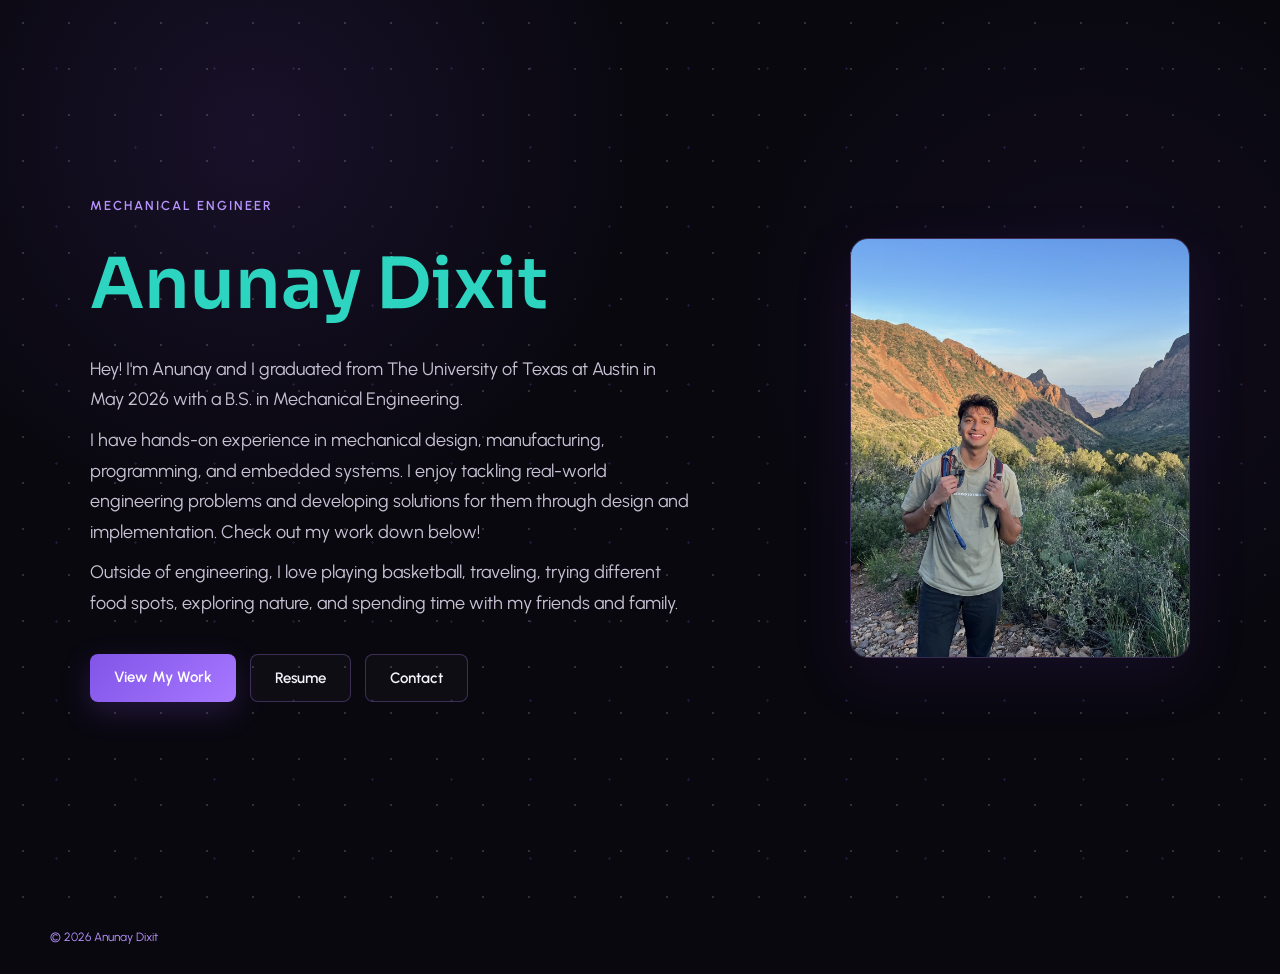
<file: index.html>
<!DOCTYPE html>
<html lang="en">

<head>
    <link rel="preconnect" href="https://fonts.googleapis.com">
<link rel="preconnect" href="https://fonts.gstatic.com" crossorigin>

<link href="https://fonts.googleapis.com/css2?family=Sora:wght@400;500;600;700&family=Urbanist:wght@400;500;600;700&display=swap" rel="stylesheet">
    <meta charset="UTF-8">
    <meta name="viewport" content="width=device-width, initial-scale=1.0">

    <title>Anunay Dixit | Portfolio</title>

    <link rel="stylesheet" href="style.css">
</head>

<body>

    <section class="hero">

        <div class="hero-text">

            <p class="eyebrow">MECHANICAL ENGINEER</p>

<div class="name-draw">
    <svg viewBox="0 0 700 110" role="img" aria-label="Anunay Dixit">
        <text x="0" y="85">
            Anunay Dixit
        </text>
    </svg>
</div>
            <!-- <h2>Design, Hardware & Product Development</h2> -->
            <div style="height: 20px;"></div>

            <p class="intro">
                Hey! I'm Anunay and I graduated from The University of Texas at Austin in May 2026
                with a B.S. in Mechanical Engineering.
            </p>
            <div style="height: 10px;"></div>

            <p class="intro">
                I have hands-on experience in mechanical design,
                manufacturing, programming, and embedded systems. I enjoy tackling real-world
                engineering problems and developing solutions for them through design and implementation.
                Check out my work down below!
            </p>
            <div style="height: 10px;"></div>

            <p class="intro">
                Outside of engineering, I love playing basketball, traveling, trying different food spots,
                exploring nature, and spending time with my friends and family.
            </p>

            <div class="buttons">

                <a href="projects.html" class="button primary">
                    View My Work
                </a>

                <a href="resume.html" class="button secondary">
                    Resume
                </a>

                <a href="contact.html" class="button secondary">
                    Contact
                </a>

            </div>

        </div>


        <div class="hero-image">

            <img src="images/portfolio_profile.jpeg" alt="Anunay Dixit">

        </div>

    </section>

</body>
<footer class="site-footer">
    © 2026 Anunay Dixit
</footer>
</html>
</file>
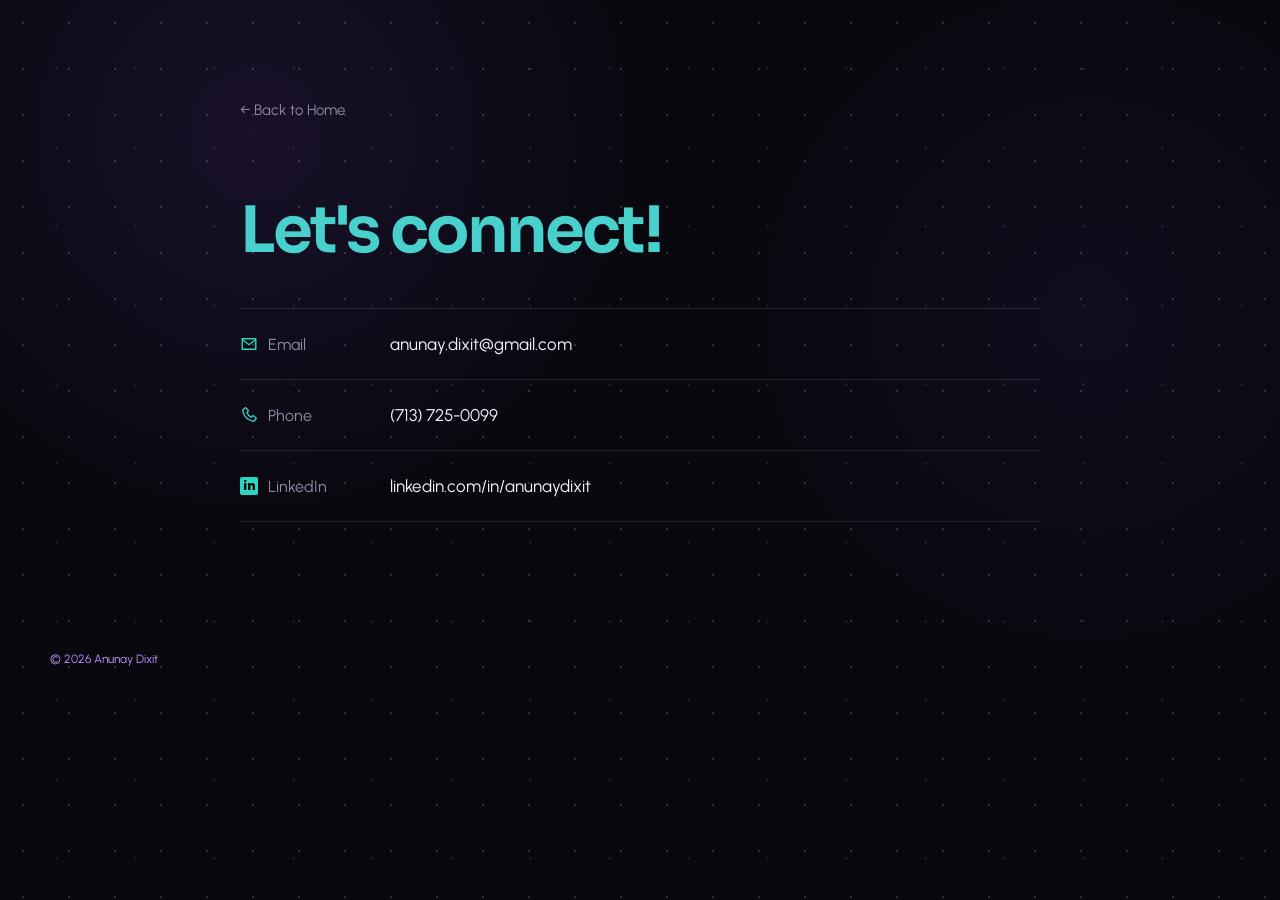
<file: contact.html>
<!DOCTYPE html>
<html lang="en">

<head>
    <link rel="preconnect" href="https://fonts.googleapis.com">
<link rel="preconnect" href="https://fonts.gstatic.com" crossorigin>
<link href="https://fonts.googleapis.com/css2?family=Poppins:wght@800&display=swap" rel="stylesheet">
<link href="https://fonts.googleapis.com/css2?family=Sora:wght@400;500;600;700&family=Urbanist:wght@400;500;600;700&display=swap" rel="stylesheet">
    <meta charset="UTF-8">
    <meta name="viewport" content="width=device-width, initial-scale=1.0">

    <title>Contact | Anunay Dixit</title>

    <link rel="stylesheet" href="style.css">
</head>

<body>

    <section class="contact">

        <a href="index.html" class="back-link">← Back to Home</a>

        <h1>Let's connect!</h1>

            <div style="height: 20px;"></div>


<div class="contact-links">

    <div class="contact-item">

        <div class="contact-label">
            <svg viewBox="0 0 24 24" aria-hidden="true">
                <path d="M3 5h18v14H3z"></path>
                <path d="M3 6l9 7 9-7"></path>
            </svg>

            <p>Email</p>
        </div>

        <a href="mailto:anunay.dixit@gmail.com">
            anunay.dixit@gmail.com
        </a>

    </div>

<div class="contact-item">

    <div class="contact-label">

        <svg viewBox="0 0 24 24" aria-hidden="true">
            <path d="M6.6 2.8c.5-.5 1.3-.4 1.8.1l2.3 2.8c.4.5.4 1.2 0 1.7L9.2 9.1c1.2 2.5 3.2 4.5 5.7 5.7l1.7-1.5c.5-.4 1.2-.4 1.7 0l2.8 2.3c.5.4.6 1.2.1 1.8l-1.7 2c-.6.7-1.5 1-2.4.8C9.9 18.7 5.3 14.1 3.8 6.9c-.2-.9.1-1.8.8-2.4l2-1.7z"></path>
        </svg>

        <p>Phone</p>

    </div>

    <a href="tel:+17137250099">
        (713) 725-0099
    </a>

</div>


    <div class="contact-item">

<div class="contact-label">

<div class="linkedin-icon">in</div>

    <p>LinkedIn</p>

</div>

        <a href="https://linkedin.com/in/anunaydixit/" target="_blank">
            linkedin.com/in/anunaydixit
        </a>

    </div>

</div>

    </section>

</body>
<footer class="site-footer">
    © 2026 Anunay Dixit
</footer>
</html>
</file>
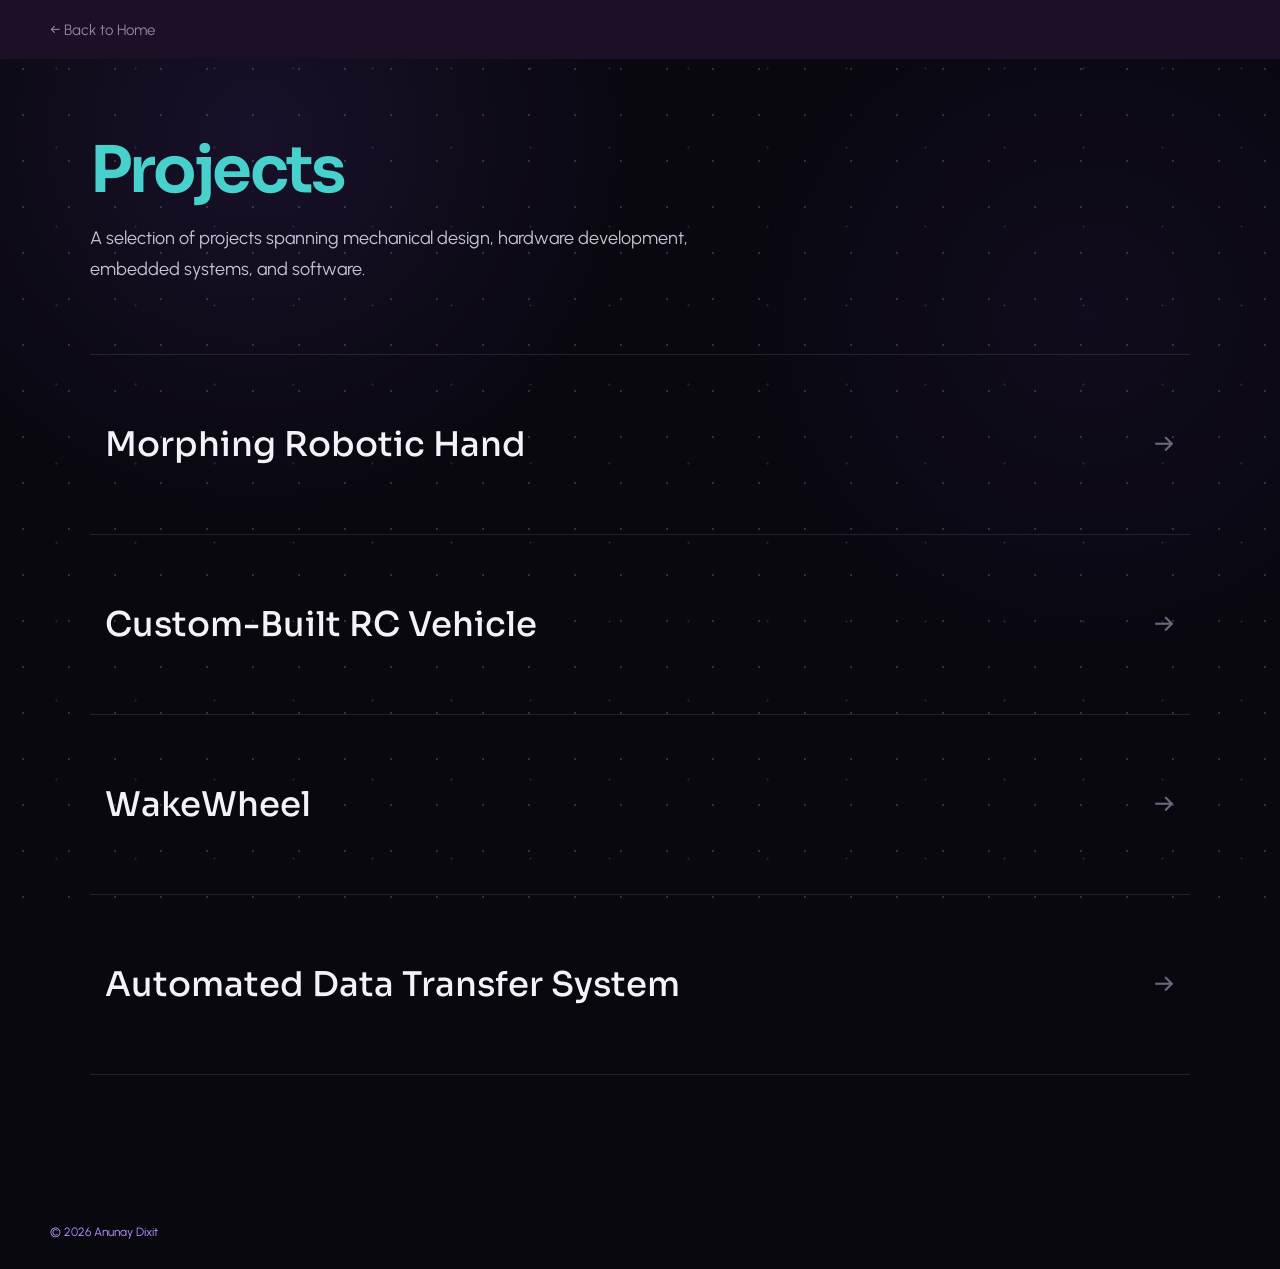
<file: projects.html>
<!DOCTYPE html>
<html lang="en">

<head>
    <link rel="preconnect" href="https://fonts.googleapis.com">
<link rel="preconnect" href="https://fonts.gstatic.com" crossorigin>

<link href="https://fonts.googleapis.com/css2?family=Sora:wght@400;500;600;700&family=Urbanist:wght@400;500;600;700&display=swap" rel="stylesheet">
    <meta charset="UTF-8">
    <meta name="viewport" content="width=device-width, initial-scale=1.0">

    <title>Projects | Anunay Dixit</title>

    <link rel="stylesheet" href="style.css">
</head>

<body>
        <header class="projects-nav">

        <a href="index.html" class="back-link">
            ← Back to Home
        </a>

    </header>

    <main class="projects-page">


        <div class="projects-header">

            <h1>Projects</h1>

            <p class="projects-intro">
                A selection of projects spanning mechanical design,
                hardware development, embedded systems,
                and software.
            </p>

        </div>


        <div class="project-list">


            <!-- Morphing Robotic Hand -->

            <a href="projects/robotic-hand.html" class="project-row">

                <div class="project-row-content">
                    <h2>Morphing Robotic Hand</h2>
                </div>

                <div class="project-row-arrow">
                    →
                </div>

            </a>


            <!-- Custom-Built RC Vehicle -->

            <a href="projects/rc-vehicle.html" class="project-row">

                <div class="project-row-content">
                    <h2>Custom-Built RC Vehicle</h2>
                </div>

                <div class="project-row-arrow">
                    →
                </div>

            </a>


            <!-- WakeWheel -->

            <a href="projects/wakewheel.html" class="project-row">

                <div class="project-row-content">
                    <h2>WakeWheel</h2>
                </div>

                <div class="project-row-arrow">
                    →
                </div>

            </a>


            <!-- Automated Data Transfer System -->

            <a href="projects/femto-lab.html" class="project-row">

                <div class="project-row-content">
                    <h2>Automated Data Transfer System</h2>
                </div>

                <div class="project-row-arrow">
                    →
                </div>

            </a>


        </div>

    </main>

</body>
<footer class="site-footer">
    © 2026 Anunay Dixit
</footer>
</html>
</file>
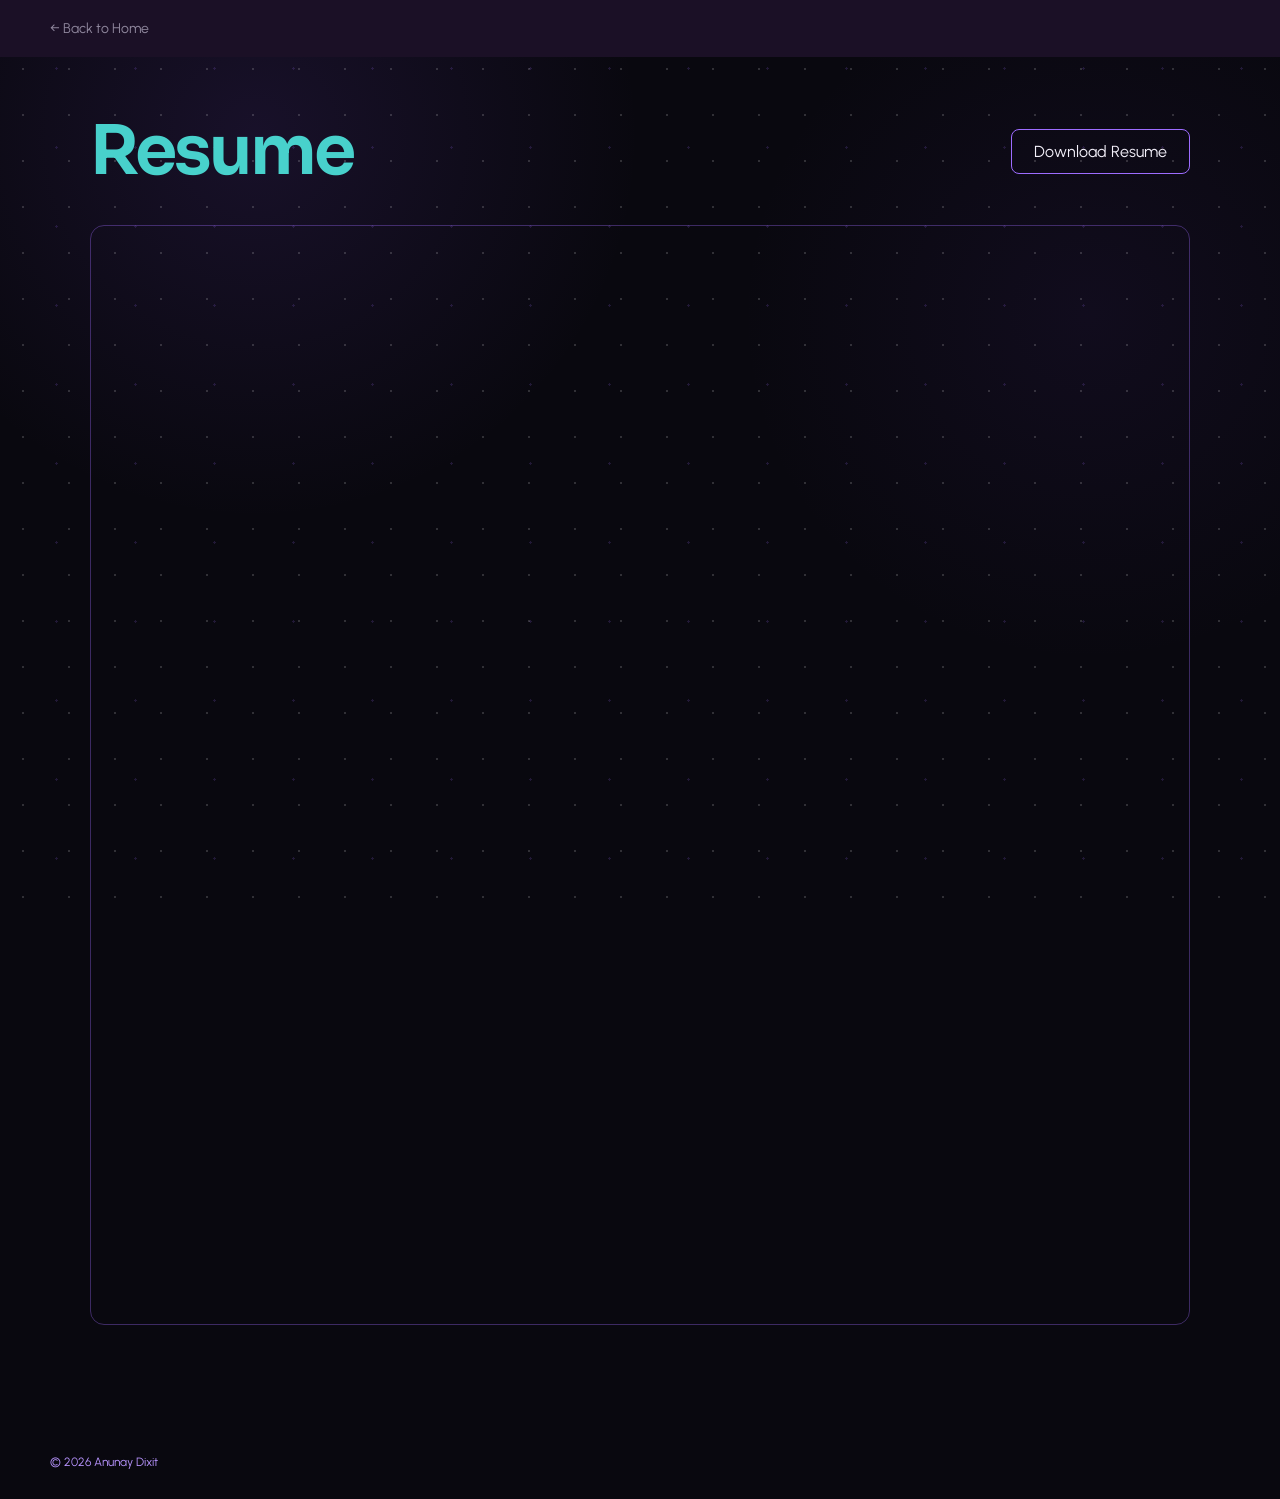
<file: resume.html>
<!DOCTYPE html>
<html lang="en">

<head>
    <meta charset="UTF-8">
    <meta name="viewport" content="width=device-width, initial-scale=1.0">
<link rel="preconnect" href="https://fonts.googleapis.com">
<link rel="preconnect" href="https://fonts.gstatic.com" crossorigin>

<link href="https://fonts.googleapis.com/css2?family=Sora:wght@400;500;600;700&family=Urbanist:wght@400;500;600;700&display=swap" rel="stylesheet">
    <title>Resume | Anunay Dixit</title>

    <link rel="stylesheet" href="style.css">
</head>

<body>

    <header class="project-nav">

        <a href="index.html" class="back-link">
            ← Back to Home
        </a>

    </header>


    <main class="resume-page">

        <div class="resume-header">

            <h1>Resume</h1>

            <a
                href="Anunay_Dixit_Resume.pdf"
                download
                class="resume-download-button">
                Download Resume
            </a>

        </div>


        <div class="resume-preview">

            <iframe
                src="Anunay_Dixit_Resume.pdf"
                title="Anunay Dixit Resume">
            </iframe>

        </div>

    </main>


    <footer class="site-footer">
        © 2026 Anunay Dixit
    </footer>

</body>

</html>
</file>
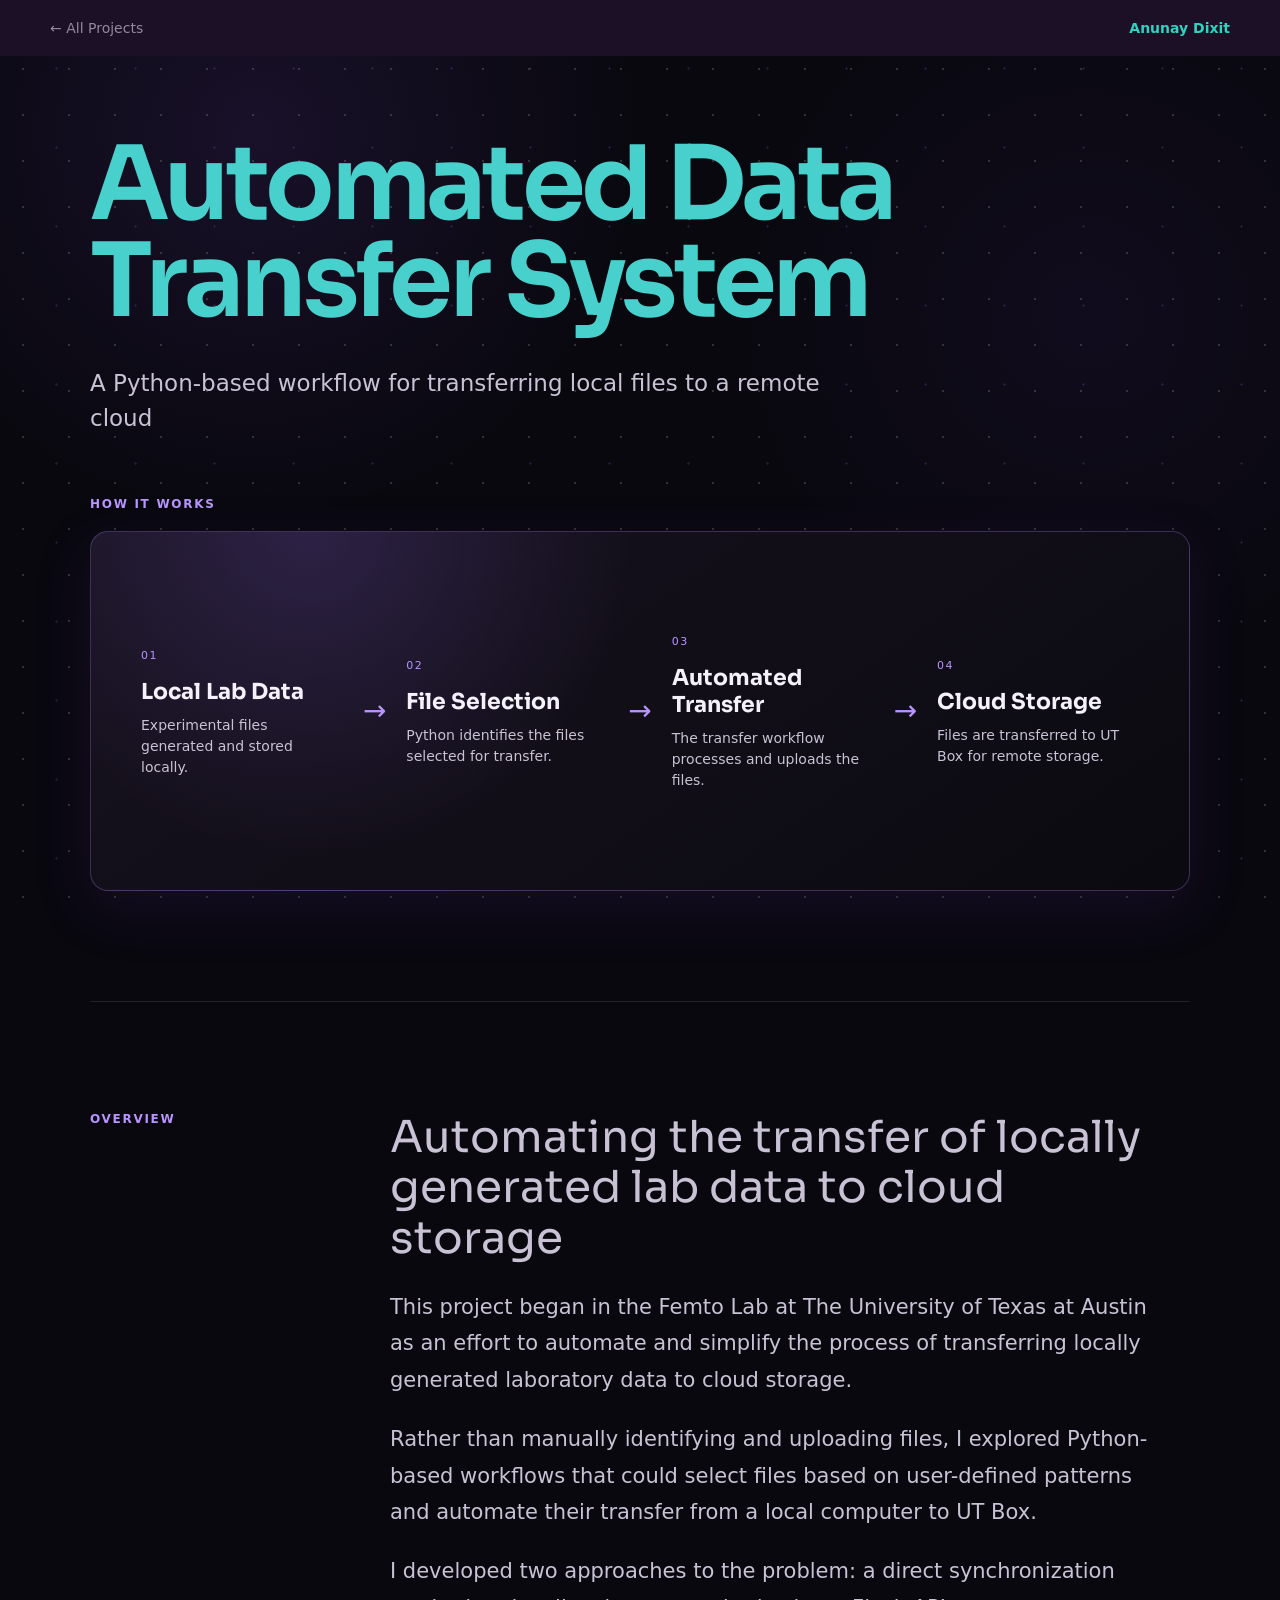
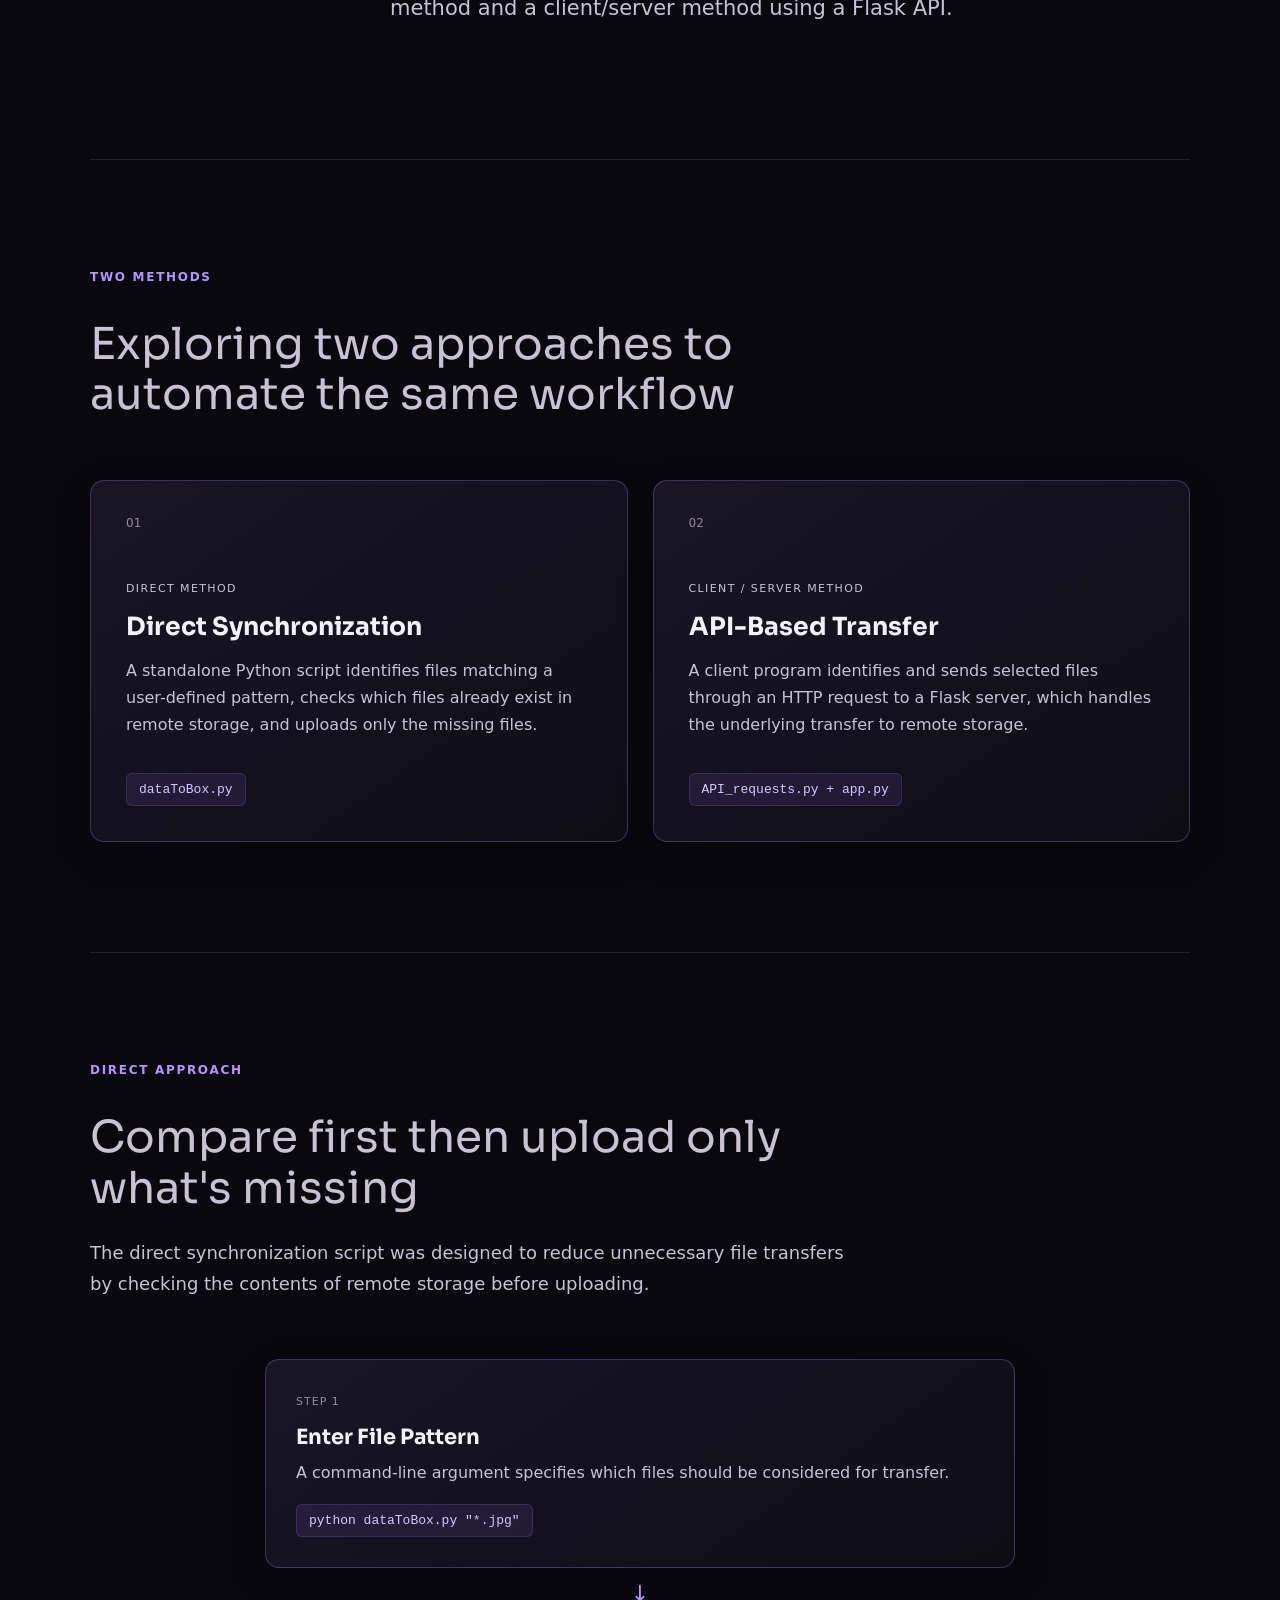
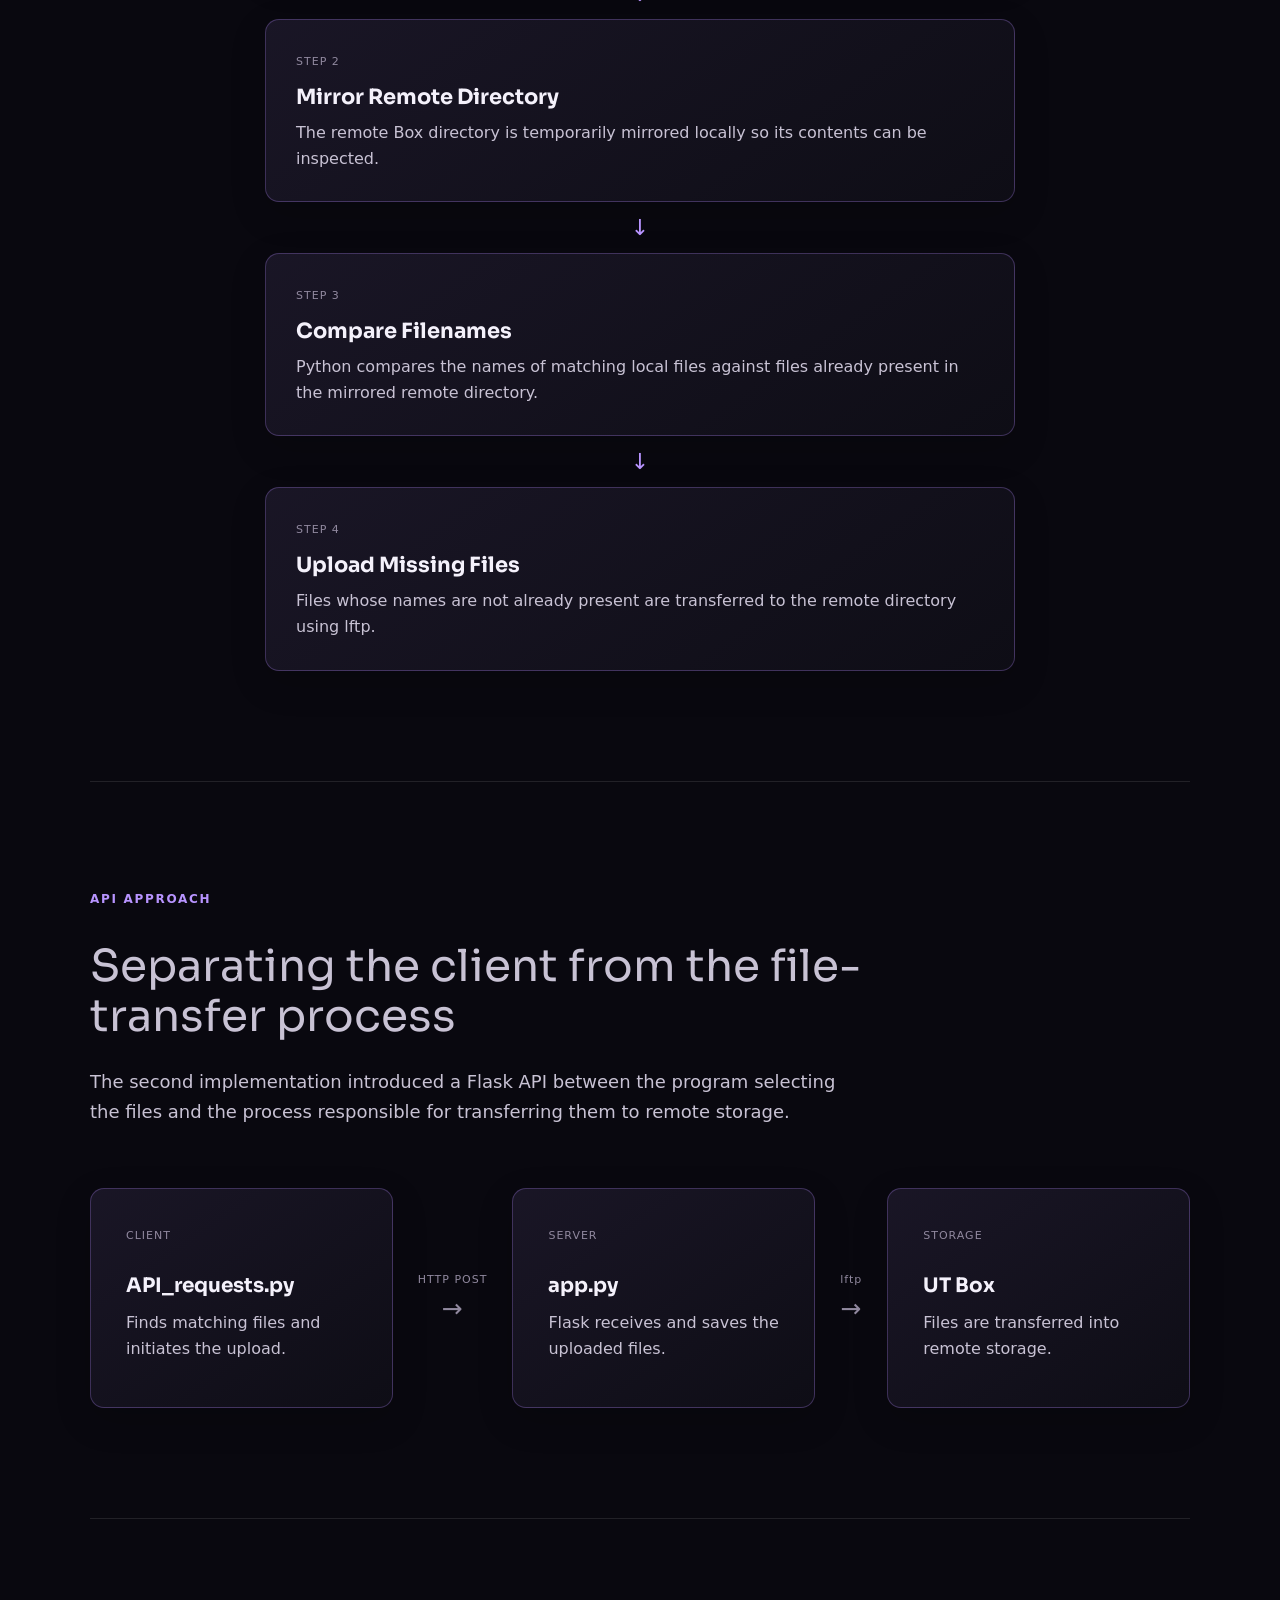
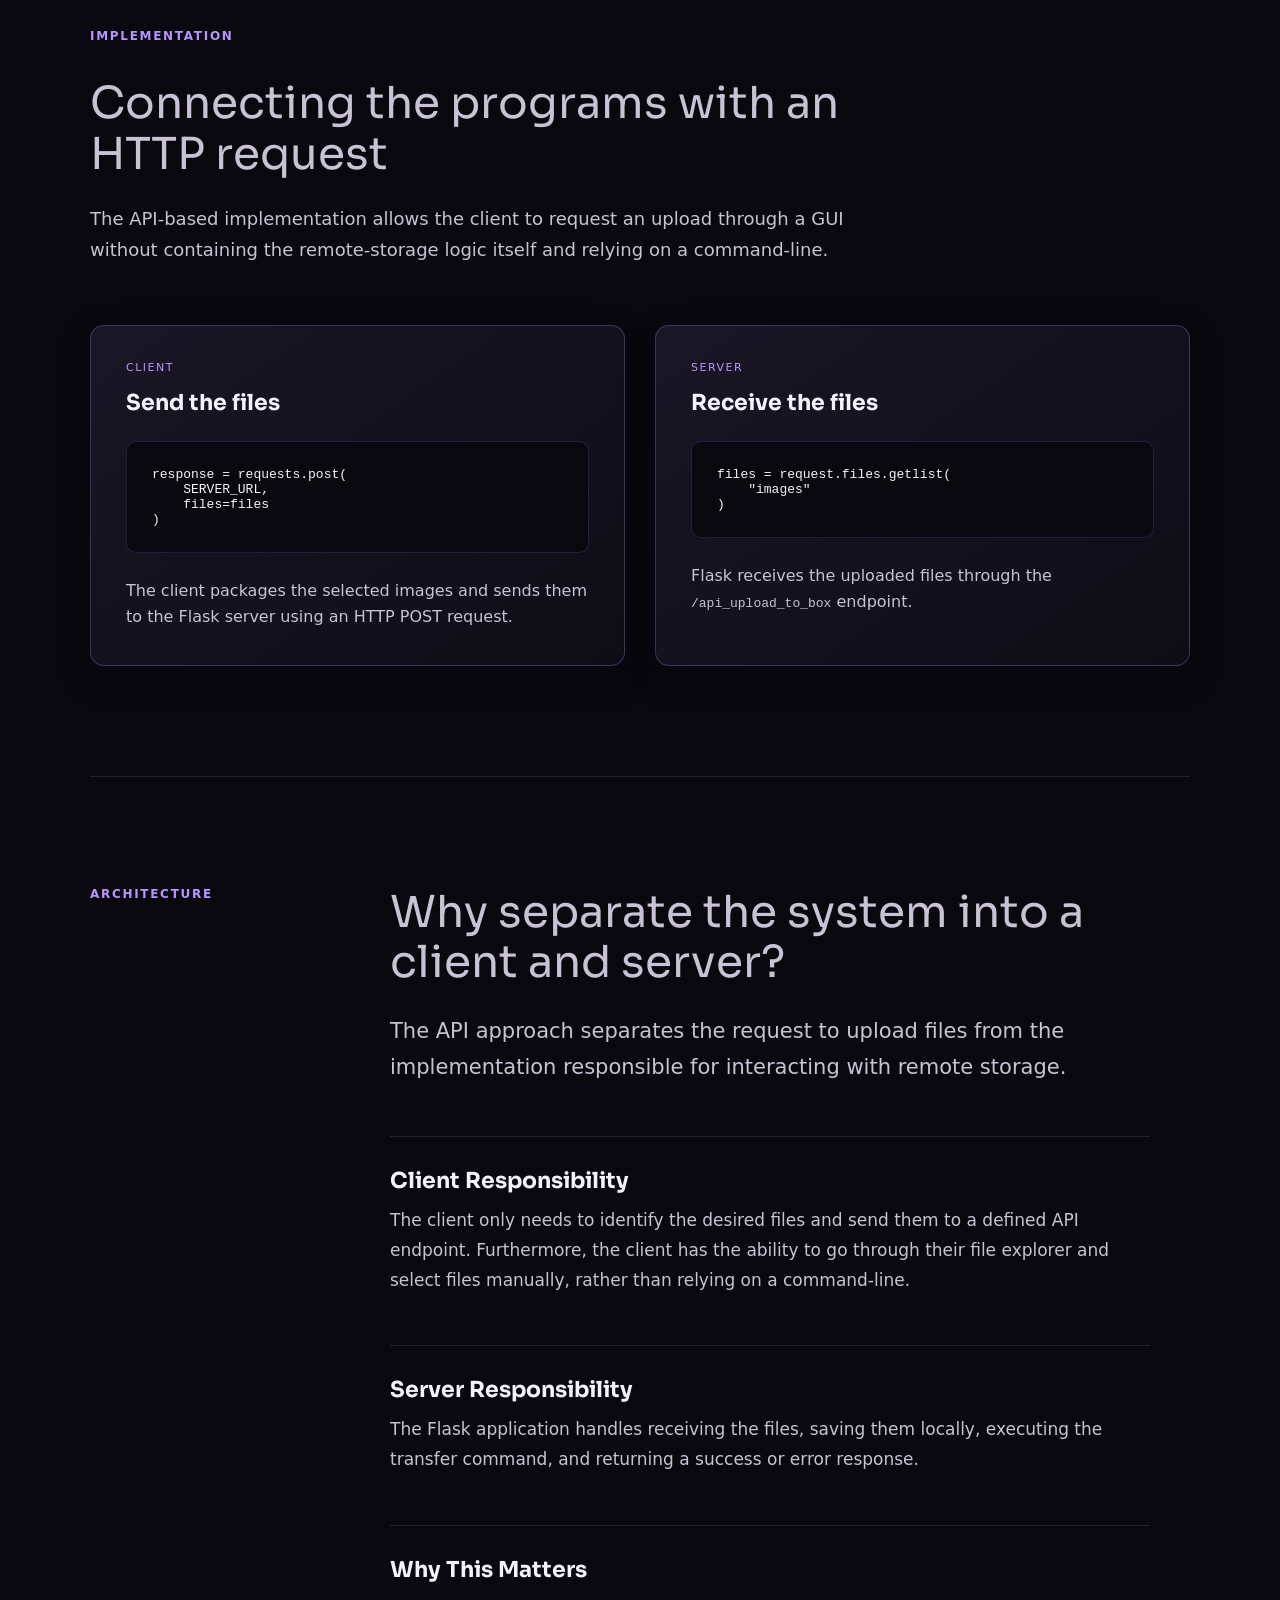
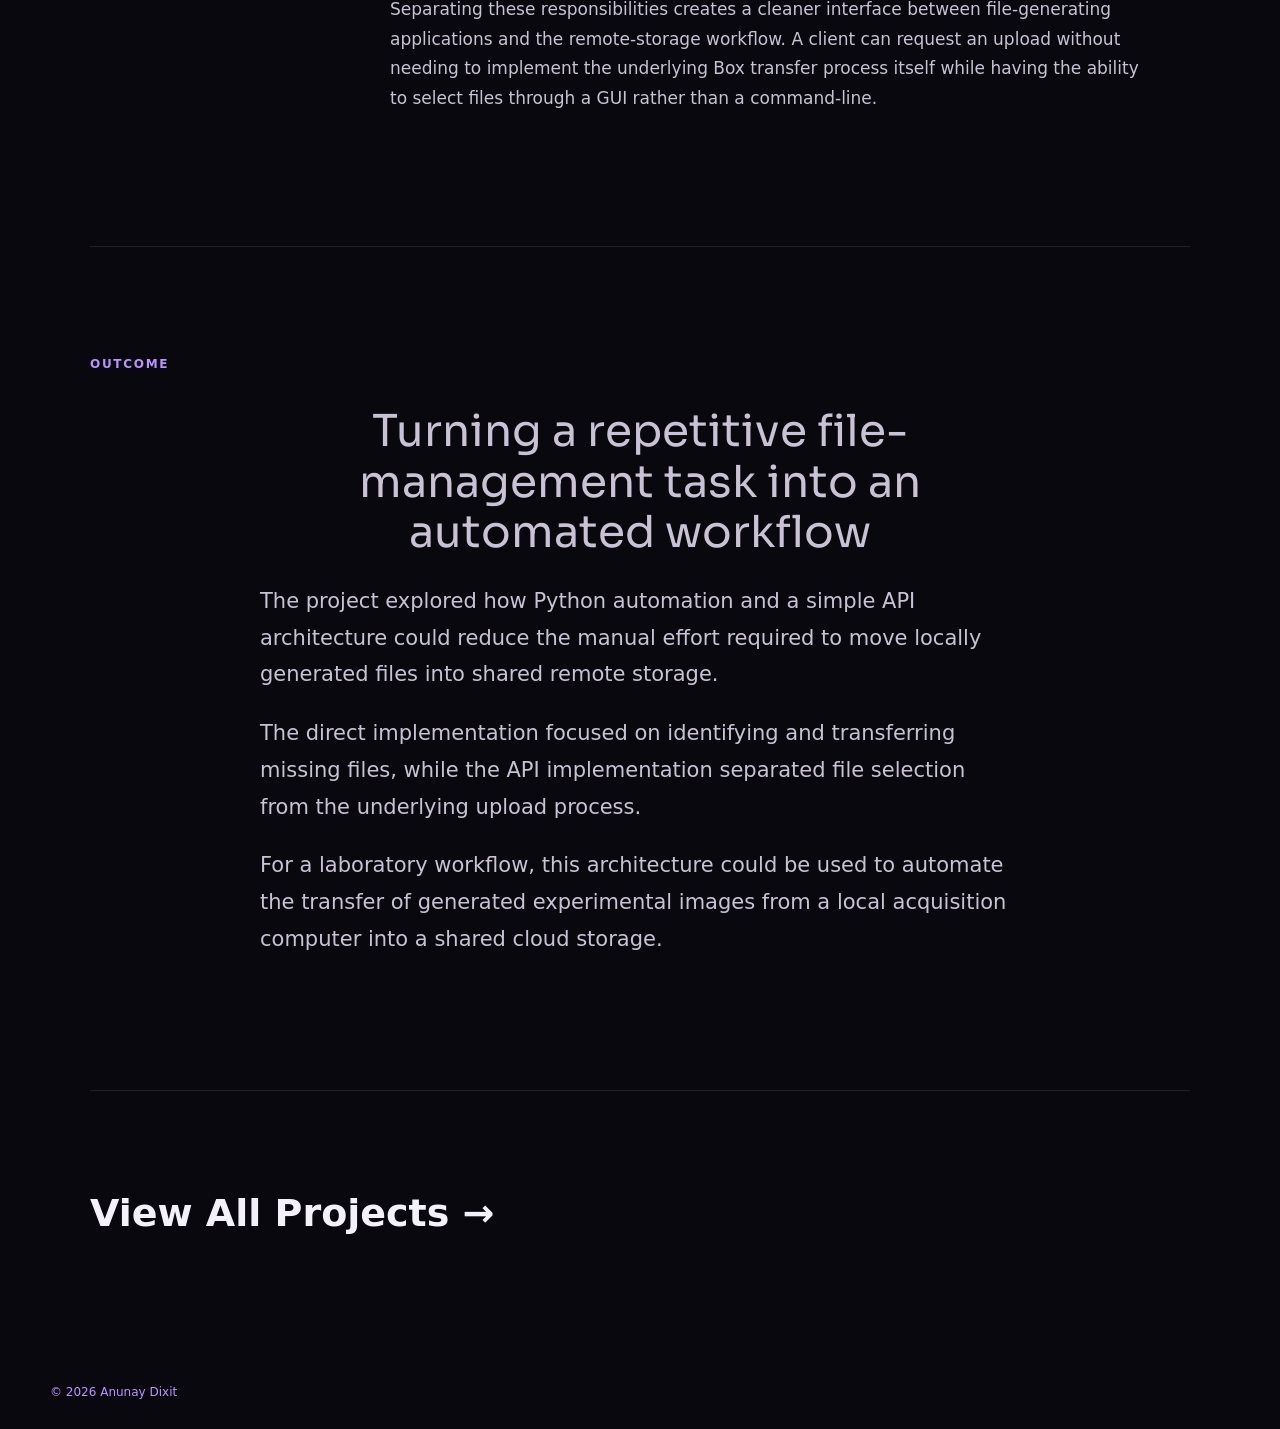
<file: projects/femto-lab.html>
<!DOCTYPE html>
<html lang="en">

<head>
    <link rel="preconnect" href="https://fonts.googleapis.com">
<link rel="preconnect" href="https://fonts.gstatic.com" crossorigin>

<link href="https://fonts.googleapis.com/css2?family=Sora:wght@400;500;600;700&family=Urbanist:wght@400;500;600;700&display=swap" rel="stylesheet">
    <meta charset="UTF-8">
    <meta name="viewport" content="width=device-width, initial-scale=1.0">

    <title>Automated Data Transfer System | Anunay Dixit</title>

    <link rel="stylesheet" href="../style.css">
</head>


<body class="project-detail-page">


    <!-- =========================
         NAVIGATION
    ========================== -->

    <header class="project-nav">

        <a href="../projects.html" class="back-link">
            ← All Projects
        </a>

        <a href="../index.html" class="project-home-link">
            Anunay Dixit
        </a>

    </header>



    <main>


        <!-- =========================
             HERO
        ========================== -->

        <section class="case-hero">

            <!-- <p class="eyebrow">
                PYTHON · AUTOMATION · API DEVELOPMENT
            </p> -->

            <h1>Automated Data Transfer System</h1>

            <p class="case-subtitle">
                A Python-based workflow for transferring local files to a
                remote cloud
            </p>


        <div class="hero-process">

            <p class="hero-process-label">HOW IT WORKS</p>

            <div class="automation-hero">

                <div class="automation-hero-node">
                    <span>01</span>
                    <h3>Local Lab Data</h3>
                    <p>Experimental files generated and stored locally.</p>
                </div>

                <div class="automation-hero-arrow">→</div>

                <div class="automation-hero-node">
                    <span>02</span>
                    <h3>File Selection</h3>
                    <p>Python identifies the files selected for transfer.</p>
                </div>

                <div class="automation-hero-arrow">→</div>

                <div class="automation-hero-node">
                    <span>03</span>
                    <h3>Automated Transfer</h3>
                    <p>The transfer workflow processes and uploads the files.</p>
                </div>

                <div class="automation-hero-arrow">→</div>

                <div class="automation-hero-node">
                    <span>04</span>
                    <h3>Cloud Storage</h3>
                    <p>Files are transferred to UT Box for remote storage.</p>
                </div>

            </div>

        </div>

        </section>



        <!-- =========================
             OVERVIEW
        ========================== -->

<section class="case-section case-two-column">

    <div class="section-label">
        OVERVIEW
    </div>

    <div class="section-content">

        <h2>
            Automating the transfer of locally generated lab data
            to cloud storage
        </h2>

        <p class="case-lead">
            This project began in the Femto Lab at The University of Texas
            at Austin as an effort to automate and simplify the process of
            transferring locally generated laboratory data to cloud storage.
        </p>

        <p class="case-lead">
            Rather than manually identifying and uploading files, I explored
            Python-based workflows that could select files based on user-defined
            patterns and automate their transfer from a local computer to
            UT Box.
        </p>

        <p class="case-lead">
            I developed two approaches to the problem: a direct synchronization
            method and a client/server method using a Flask API.
        </p>

    </div>

</section>



        <!-- =========================
             THE THREE PROGRAMS
        ========================== -->

<section class="case-section">

    <div class="section-label">
        TWO METHODS
    </div>

    <div class="section-heading">

        <h2>
            Exploring two approaches to automate the same workflow
        </h2>

    </div>


    <div class="method-grid">


        <!-- Method 1 -->

        <article class="method-card">

            <div class="method-number">01</div>

            <p class="method-type">DIRECT METHOD</p>

            <h3>Direct Synchronization</h3>

            <p>
                A standalone Python script identifies files matching a
                user-defined pattern, checks which files already exist in
                remote storage, and uploads only the missing files.
            </p>

            <div class="method-file">
                dataToBox.py
            </div>

        </article>


        <!-- Method 2 -->

        <article class="method-card">

            <div class="method-number">02</div>

            <p class="method-type">CLIENT / SERVER METHOD</p>

            <h3>API-Based Transfer</h3>

            <p>
                A client program identifies and sends selected files through
                an HTTP request to a Flask server, which handles the underlying
                transfer to remote storage.
            </p>

            <div class="method-file">
                API_requests.py + app.py
            </div>

        </article>


    </div>

</section>



        <!-- =========================
             DIRECT APPROACH
        ========================== -->

        <section class="case-section">

            <div class="section-label">
                DIRECT APPROACH
            </div>


            <div class="section-heading">

                <h2>
                    Compare first then upload only what's missing
                </h2>

                <p>
                    The direct synchronization script was designed to reduce
                    unnecessary file transfers by checking the contents of
                    remote storage before uploading.
                </p>

            </div>



            <div class="data-flow vertical-flow">

                <div class="data-flow-node">

                    <span>STEP 1</span>

                    <h3>Enter File Pattern</h3>

                    <p>
                        A command-line argument specifies which files should
                        be considered for transfer.
                    </p>

                    <code>python dataToBox.py "*.jpg"</code>

                </div>


                <div class="vertical-arrow">↓</div>


                <div class="data-flow-node">

                    <span>STEP 2</span>

                    <h3>Mirror Remote Directory</h3>

                    <p>
                        The remote Box directory is temporarily mirrored
                        locally so its contents can be inspected.
                    </p>

                </div>


                <div class="vertical-arrow">↓</div>


                <div class="data-flow-node">

                    <span>STEP 3</span>

                    <h3>Compare Filenames</h3>

                    <p>
                        Python compares the names of matching local files
                        against files already present in the mirrored
                        remote directory.
                    </p>

                </div>


                <div class="vertical-arrow">↓</div>


                <div class="data-flow-node">

                    <span>STEP 4</span>

                    <h3>Upload Missing Files</h3>

                    <p>
                        Files whose names are not already present are
                        transferred to the remote directory using lftp.
                    </p>

                </div>

            </div>

        </section>



        <!-- =========================
             API APPROACH
        ========================== -->

        <section class="case-section">

            <div class="section-label">
                API APPROACH
            </div>


            <div class="section-heading">

                <h2>
                    Separating the client from the file-transfer process
                </h2>

                <p>
                    The second implementation introduced a Flask API between
                    the program selecting the files and the process responsible
                    for transferring them to remote storage.
                </p>

            </div>



            <div class="api-flow">


                <div class="api-node">

                    <span>CLIENT</span>

                    <h3>API_requests.py</h3>

                    <p>
                        Finds matching files and initiates the upload.
                    </p>

                </div>


                <div class="api-connection">

                    <span>HTTP POST</span>

                    <div>→</div>

                </div>


                <div class="api-node">

                    <span>SERVER</span>

                    <h3>app.py</h3>

                    <p>
                        Flask receives and saves the uploaded files.
                    </p>

                </div>


                <div class="api-connection">

                    <span>lftp</span>

                    <div>→</div>

                </div>


                <div class="api-node">

                    <span>STORAGE</span>

                    <h3>UT Box</h3>

                    <p>
                        Files are transferred into remote storage.
                    </p>

                </div>


            </div>

        </section>



        <!-- =========================
             CODE WALKTHROUGH
        ========================== -->

        <section class="case-section">

            <div class="section-label">
                IMPLEMENTATION
            </div>


            <div class="section-heading">

                <h2>
                    Connecting the programs with an HTTP request
                </h2>

                <p>
                    The API-based implementation allows the client to request
                    an upload through a GUI without containing the remote-storage logic
                    itself and relying on a command-line.
                </p>

            </div>



            <div class="code-explanation-grid">


                <div class="code-explanation">

                    <p class="code-label">
                        CLIENT
                    </p>

                    <h3>Send the files</h3>

                    <pre><code>response = requests.post(
    SERVER_URL,
    files=files
)</code></pre>

                    <p>
                        The client packages the selected images and sends them
                        to the Flask server using an HTTP POST request.
                    </p>

                </div>



                <div class="code-explanation">

                    <p class="code-label">
                        SERVER
                    </p>

                    <h3>Receive the files</h3>

                    <pre><code>files = request.files.getlist(
    "images"
)</code></pre>

                    <p>
                        Flask receives the uploaded files through the
                        <code>/api_upload_to_box</code> endpoint.
                    </p>

                </div>


            </div>

        </section>



        <!-- =========================
             WHY AN API?
        ========================== -->

        <section class="case-section case-two-column">

            <div class="section-label">
                ARCHITECTURE
            </div>


            <div class="section-content">

                <h2>
                    Why separate the system into a client and server?
                </h2>

                <p class="case-lead">
                    The API approach separates the request to upload files
                    from the implementation responsible for interacting with
                    remote storage.
                </p>


                <div class="decision-item">

                    <h3>Client Responsibility</h3>

                    <p>
                        The client only needs to identify the desired files
                        and send them to a defined API endpoint. Furthermore,
                        the client has the ability to go through their file explorer
                        and select files manually, rather than relying on a command-line.
                    </p>

                </div>


                <div class="decision-item">

                    <h3>Server Responsibility</h3>

                    <p>
                        The Flask application handles receiving the files,
                        saving them locally, executing the transfer command,
                        and returning a success or error response.
                    </p>

                </div>


                <div class="decision-item">

                    <h3>Why This Matters</h3>

                    <p>
                        Separating these responsibilities creates a cleaner
                        interface between file-generating applications and the
                        remote-storage workflow. A client can request an upload
                        without needing to implement the underlying Box transfer
                        process itself while having the ability to select files
                        through a GUI rather than a command-line.
                    </p>

                </div>

            </div>

        </section>



        <!-- =========================
             OUTCOME
        ========================== -->

        <section class="case-section">

            <div class="section-label">
                OUTCOME
            </div>


            <div class="section-content centered-text">

                <h2>
                    Turning a repetitive file-management task into an
                    automated workflow
                </h2>
            <div>
            <div class="section-content centered-text-left-indent">
                <p class="case-lead">
                    The project explored how Python automation and a simple API
                    architecture could reduce the manual effort required to
                    move locally generated files into shared remote storage.
                </p>

                <p class="case-lead">
                    The direct implementation focused on identifying and
                    transferring missing files, while the API implementation
                    separated file selection from the underlying upload
                    process.
                </p>

                <p class="case-lead">
                    For a laboratory workflow, this architecture could be used
                    to automate the transfer of generated experimental images
                    from a local acquisition computer into a shared cloud storage.
                </p>

            </div>

        </section>



        <!-- =========================
             NEXT PROJECT
        ========================== -->

        <section class="next-project">

            <!-- <p class="eyebrow">
                NEXT PROJECT
            </p> -->

            <a href="../projects.html">
                View All Projects →
            </a>

        </section>


    </main>

</body>
<footer class="site-footer">
    © 2026 Anunay Dixit
</footer>
</html>
</file>
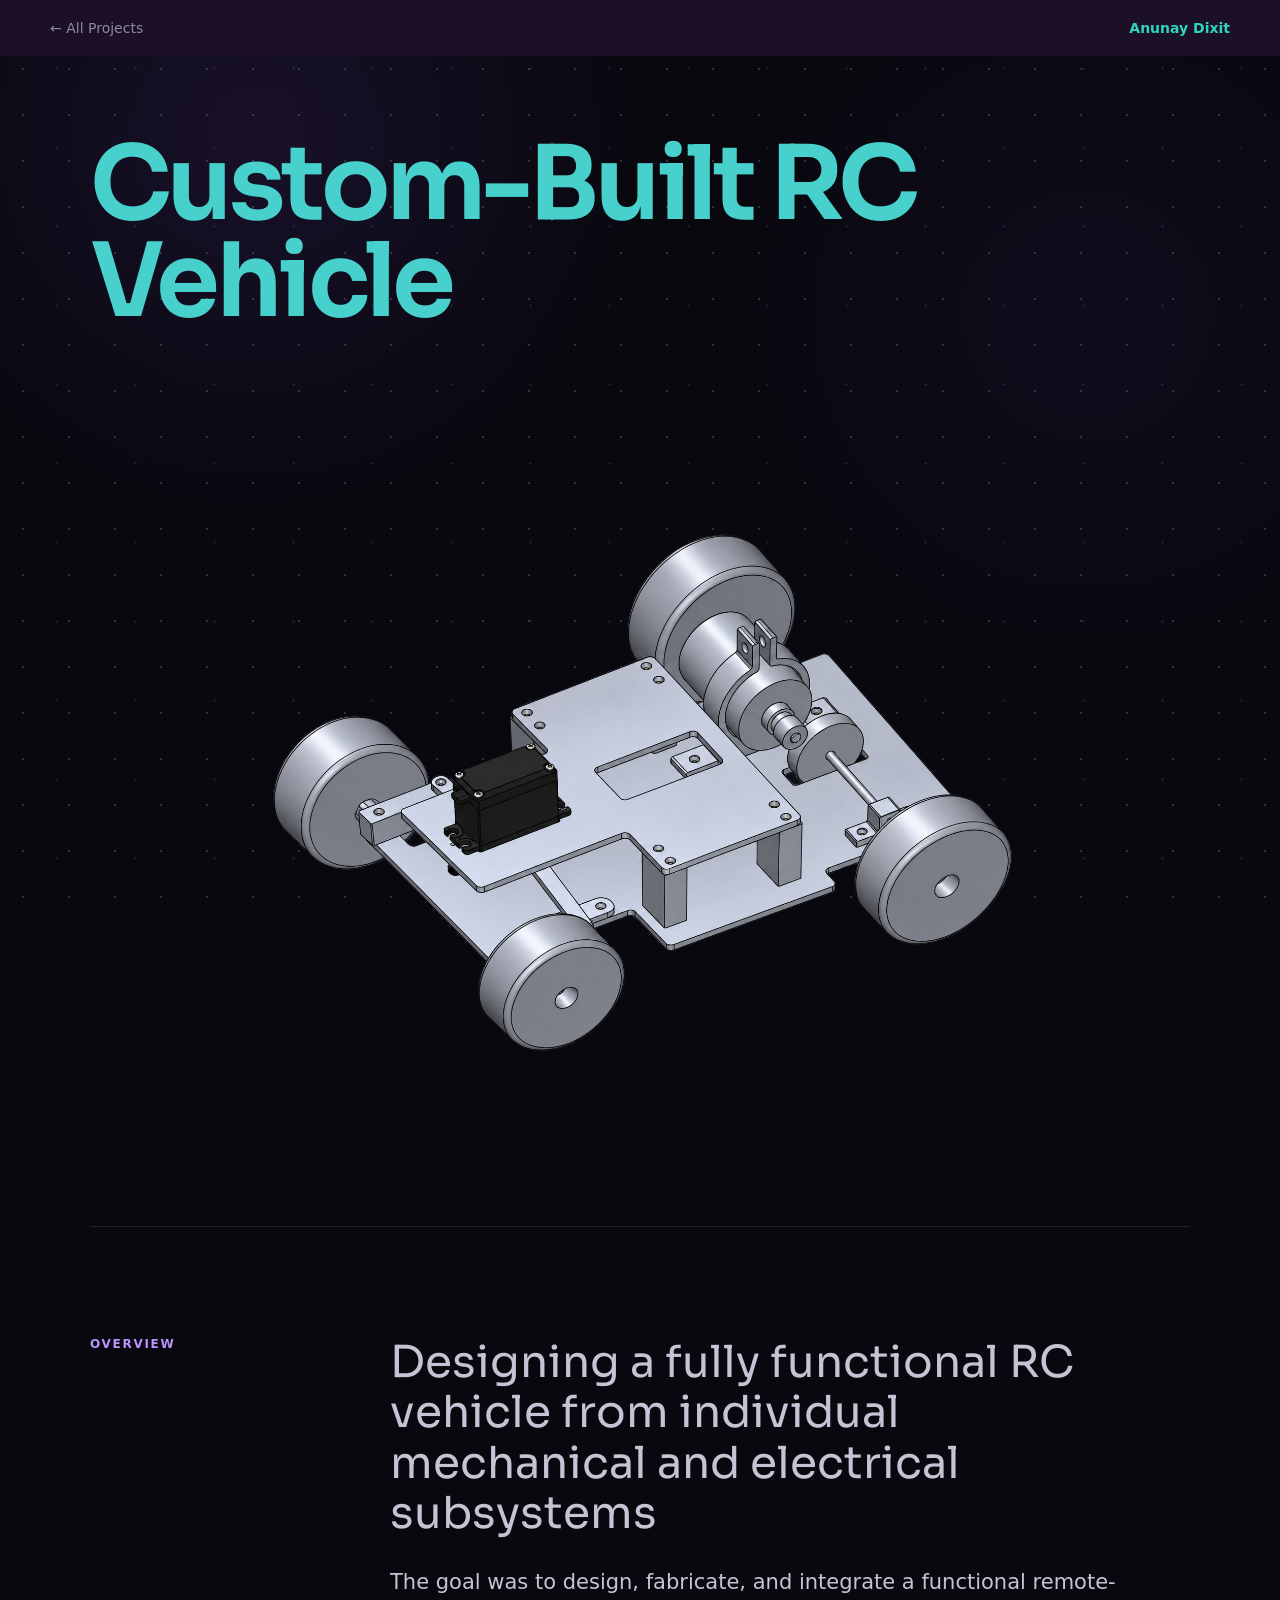
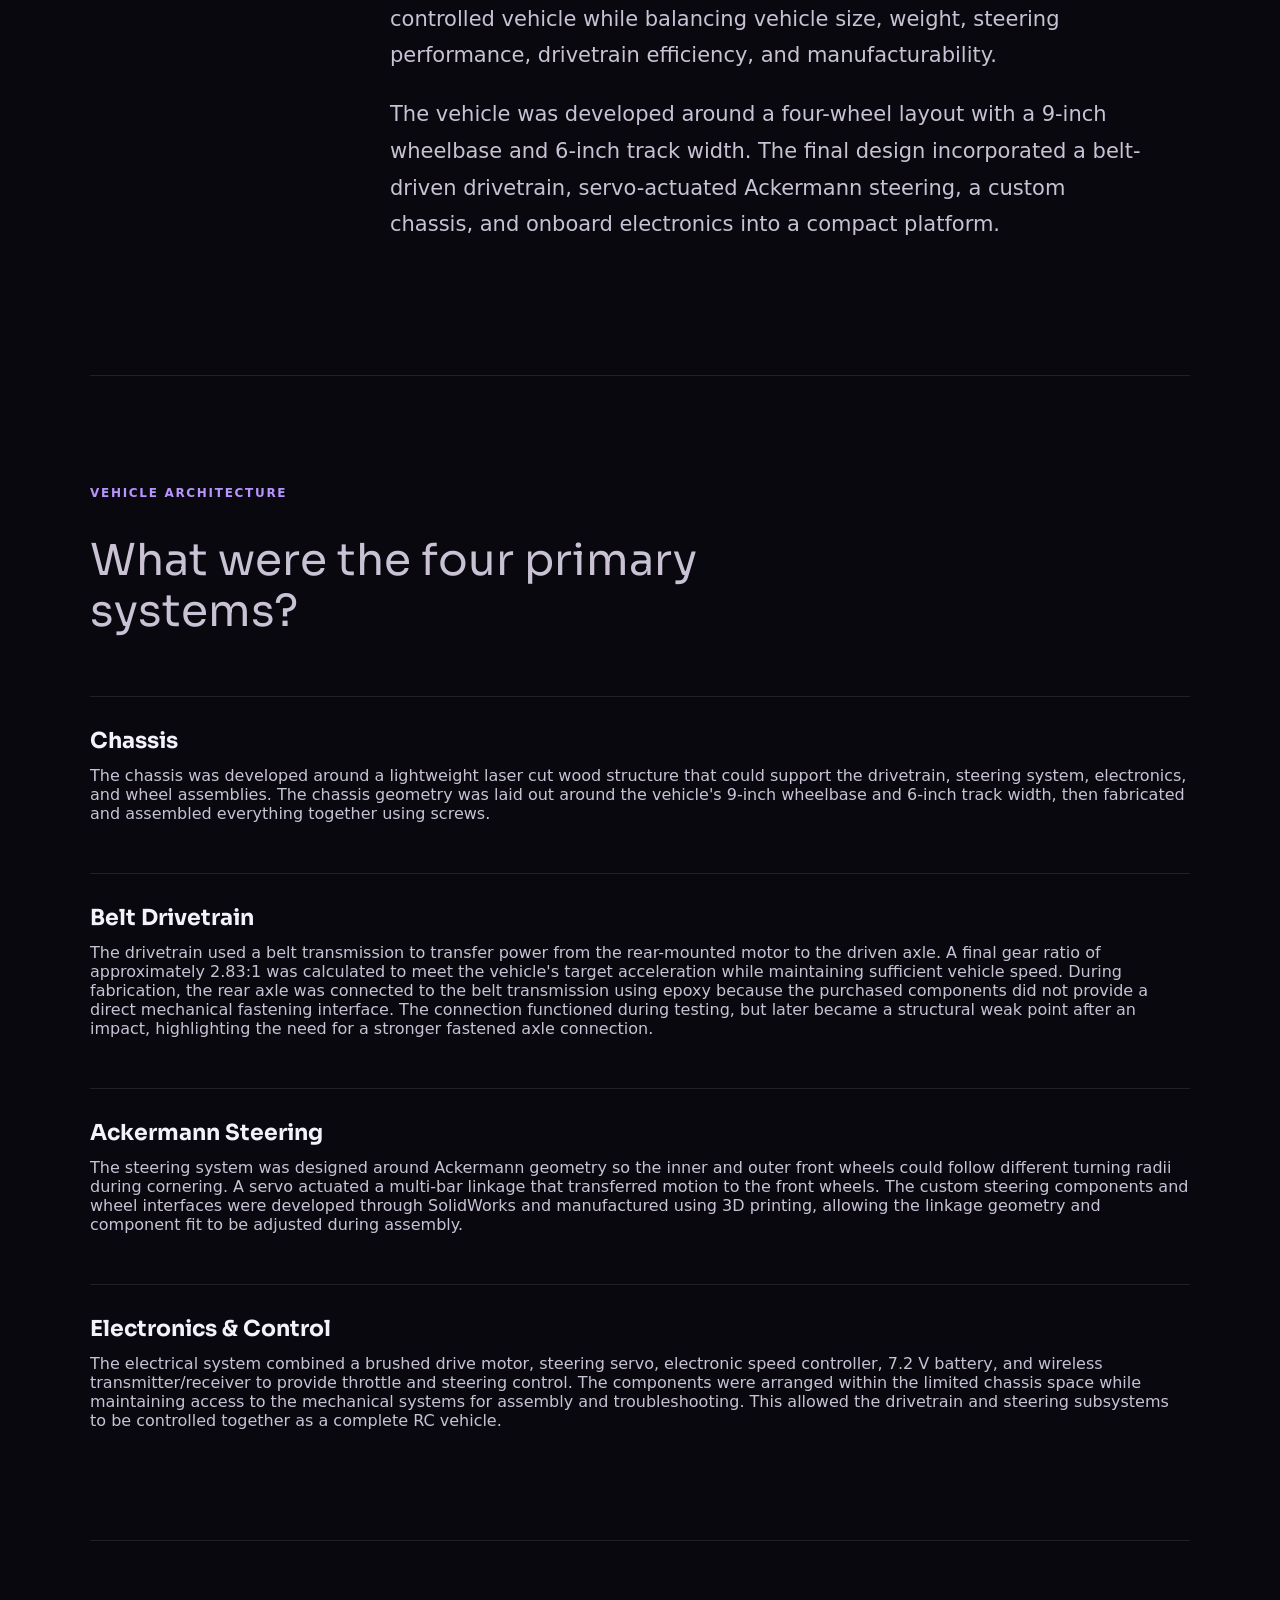
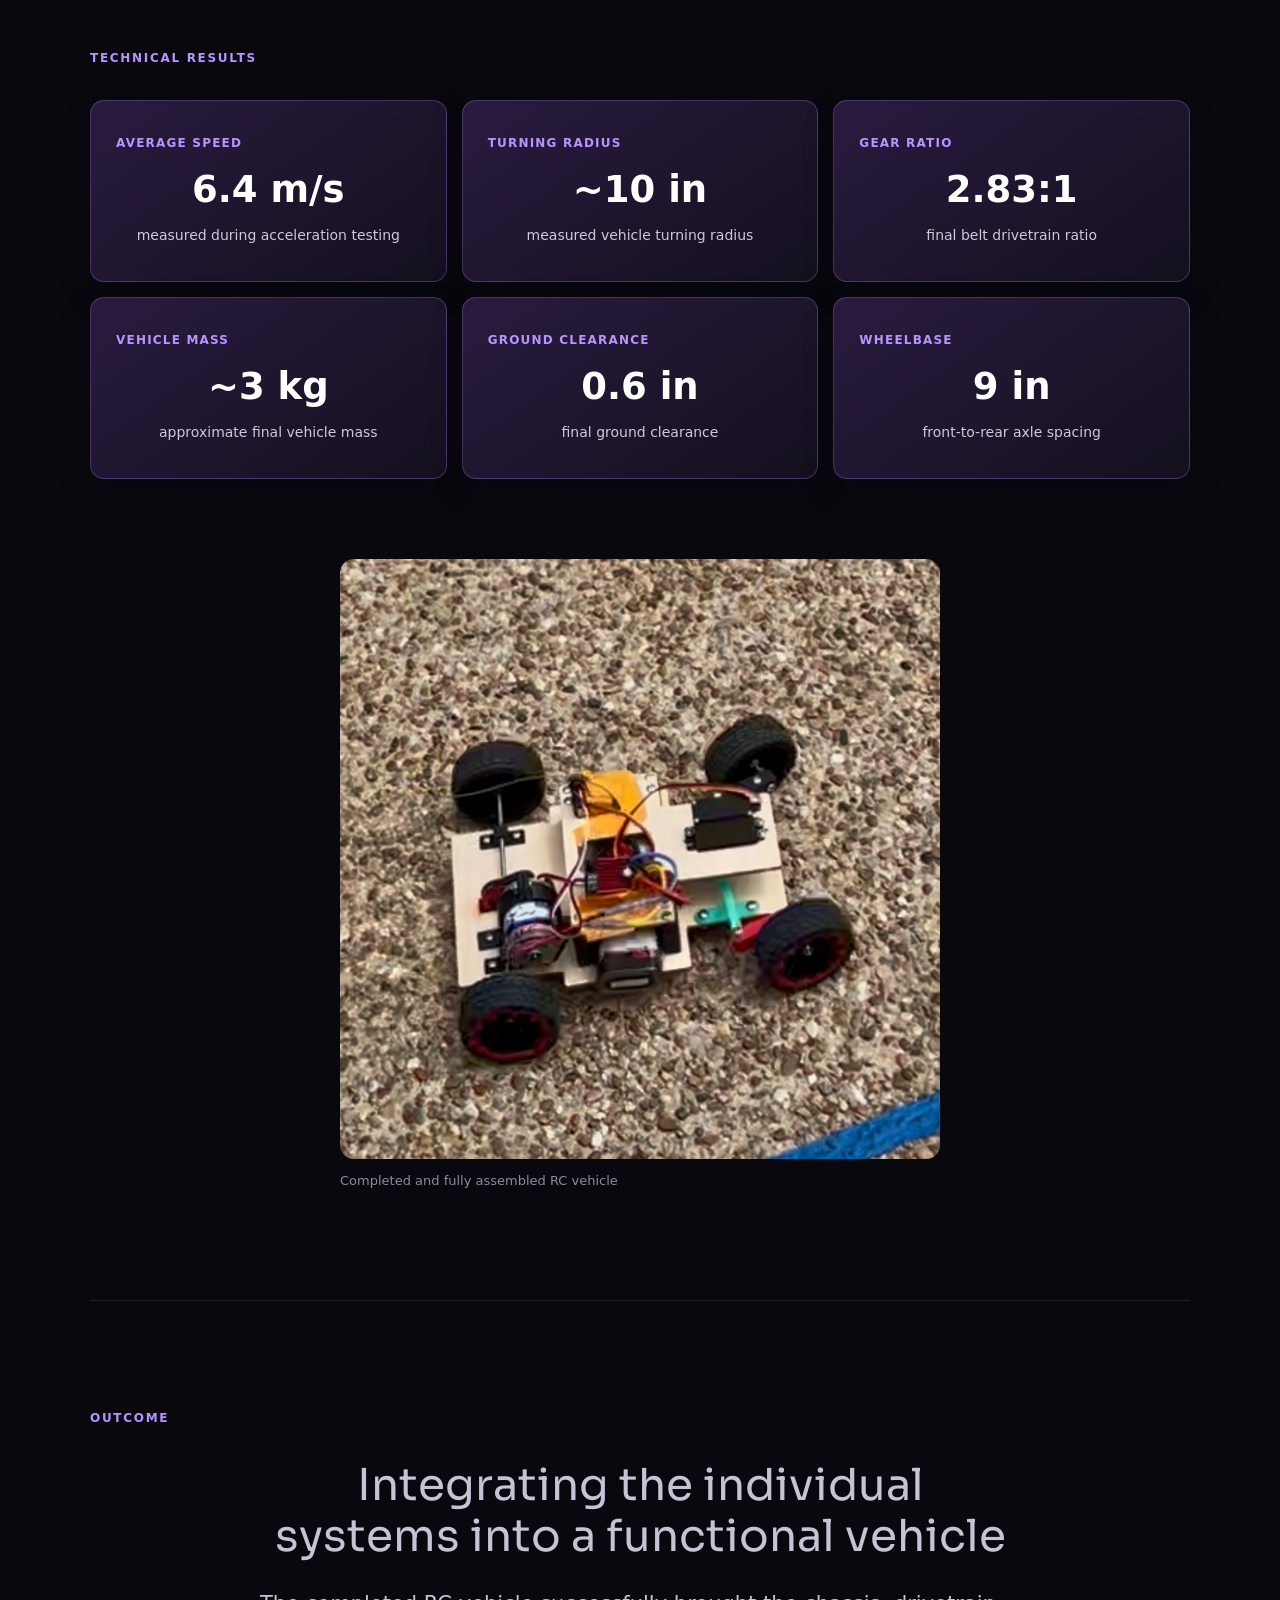
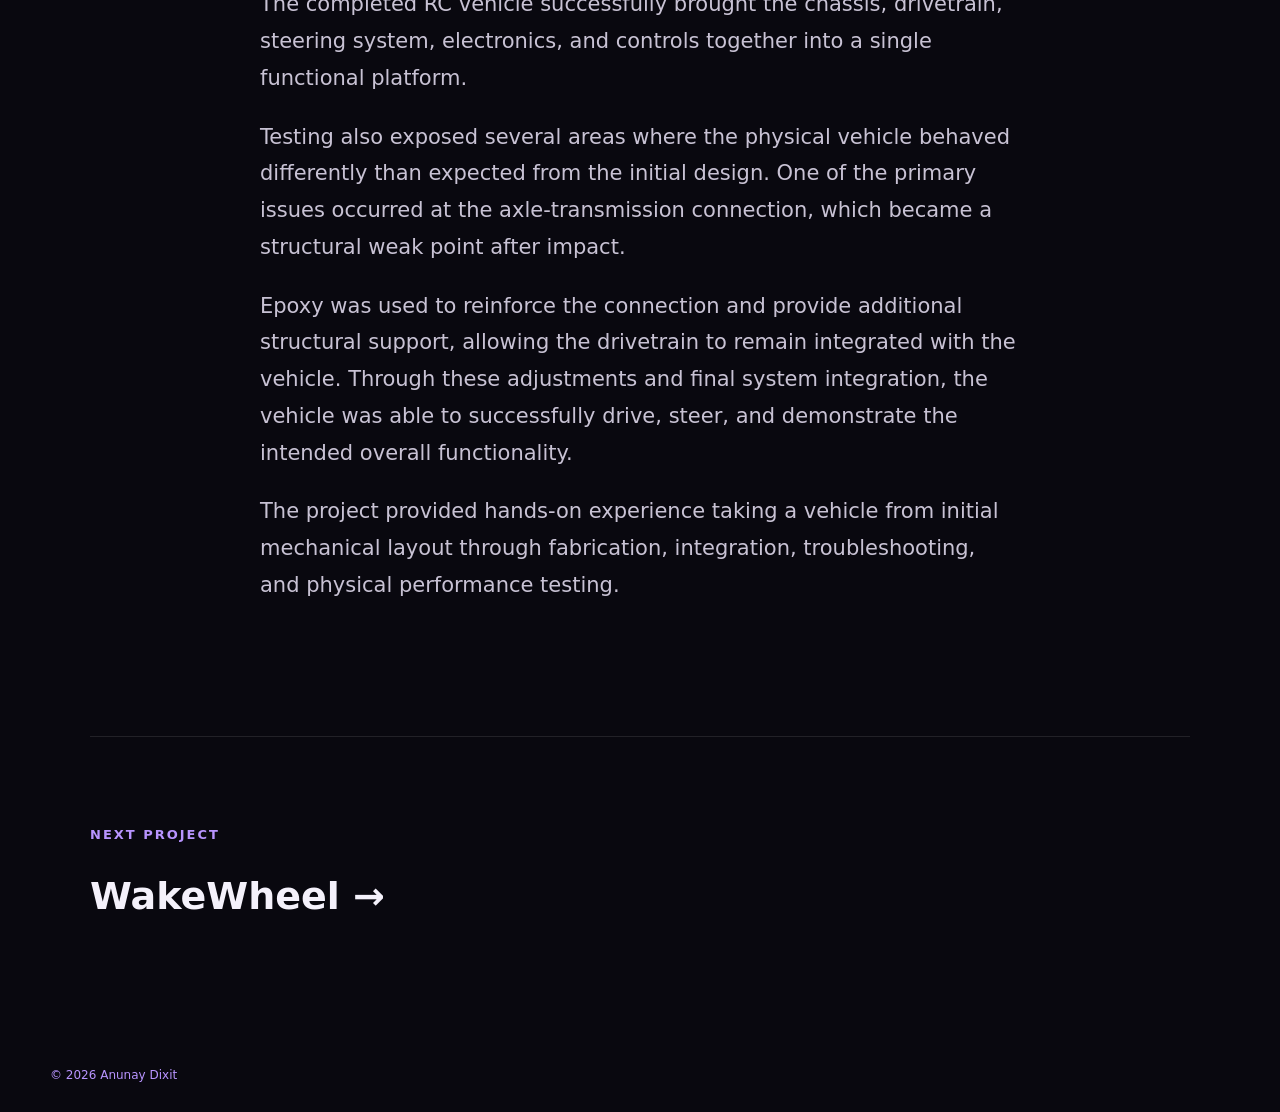
<file: projects/rc-vehicle.html>
<!DOCTYPE html>
<html lang="en">

<head>
    <link rel="preconnect" href="https://fonts.googleapis.com">
<link rel="preconnect" href="https://fonts.gstatic.com" crossorigin>

<link href="https://fonts.googleapis.com/css2?family=Sora:wght@400;500;600;700&family=Urbanist:wght@400;500;600;700&display=swap" rel="stylesheet">
    <meta charset="UTF-8">
    <meta name="viewport" content="width=device-width, initial-scale=1.0">

    <title>Custom-Built RC Vehicle | Anunay Dixit</title>

    <link rel="stylesheet" href="../style.css">
</head>


<body class="project-detail-page">


    <!-- =========================
         PROJECT HEADER
    ========================== -->

    <header class="project-nav">

        <a href="../projects.html" class="back-link">
            ← All Projects
        </a>

        <a href="../index.html" class="project-home-link">
            Anunay Dixit
        </a>

    </header>



    <main>


        <!-- =========================
             HERO
        ========================== -->

<section class="case-hero">

    <h1>Custom-Built RC Vehicle</h1>

    <div style="height: 100px;"></div>

    <div class="case-hero-media">

        <img
            src="../images/rc-car/rc_cad.png"
            alt="CAD model of custom-built RC vehicle"
            class="rc-cad-image">

    </div>

</section>



        <!-- =========================
             OVERVIEW
        ========================== -->

        <section class="case-section case-two-column">

            <div class="section-label">
                OVERVIEW
            </div>

            <div class="section-content">

                <h2>
                    Designing a fully functional RC vehicle from individual mechanical
                    and electrical subsystems
                </h2>

                <p class="case-lead">
                    The goal was to design, fabricate, and integrate a
                    functional remote-controlled vehicle while balancing
                    vehicle size, weight, steering performance, drivetrain
                    efficiency, and manufacturability.
                </p>

                <p class="case-lead">
                    The vehicle was developed around a four-wheel layout with
                    a 9-inch wheelbase and 6-inch track width. The final design
                    incorporated a belt-driven drivetrain, servo-actuated
                    Ackermann steering, a custom chassis, and onboard
                    electronics into a compact platform.
                </p>

            </div>

        </section>



        <!-- =========================
             VEHICLE ARCHITECTURE
        ========================== -->

        <section class="case-section">

            <div class="section-label">
                VEHICLE ARCHITECTURE
            </div>


            <div class="section-heading">

                <h2>
                    What were the four primary systems?
                </h2>

            </div>



            <div class="decision-item">

    <h3>Chassis</h3>

    <p>
        The chassis was developed around a lightweight laser cut wood structure
        that could support the drivetrain, steering system, electronics,
        and wheel assemblies. The chassis
        geometry was laid out around the vehicle's 9-inch wheelbase and
        6-inch track width, then fabricated and
        assembled everything together using screws.
    </p>

</div>


<div class="decision-item">

    <h3>Belt Drivetrain</h3>

    <p>
        The drivetrain used a belt transmission to transfer power from the
        rear-mounted motor to the driven axle. A final gear ratio of approximately
        2.83:1 was calculated to meet the vehicle's target acceleration while
        maintaining sufficient vehicle speed. During fabrication, the rear axle was
        connected to the belt transmission using epoxy because the purchased components did not
        provide a direct mechanical fastening interface. The connection
        functioned during testing, but later became a structural weak point
        after an impact, highlighting the need for a stronger fastened axle connection.
    </p>

</div>


<div class="decision-item">

    <h3>Ackermann Steering</h3>

    <p>
        The steering system was designed around Ackermann geometry so the
        inner and outer front wheels could follow different turning radii
        during cornering. A servo actuated a multi-bar linkage that transferred
        motion to the front wheels. The custom steering components and wheel
        interfaces were developed through SolidWorks and manufactured using 3D printing,
        allowing the linkage geometry and component fit to be adjusted during
        assembly.
    </p>

</div>


<div class="decision-item">

    <h3>Electronics & Control</h3>

    <p>
        The electrical system combined a brushed drive motor, steering servo,
        electronic speed controller, 7.2 V battery, and wireless
        transmitter/receiver to provide throttle and steering
        control. The components were arranged within the limited chassis space
        while maintaining access to the mechanical systems for assembly and
        troubleshooting. This allowed the drivetrain and steering subsystems
        to be controlled together as a complete RC vehicle.
    </p>

</div>

        </section>



        <!-- =========================
             VEHICLE IN ACTION
        ========================== -->

        <!-- <section class="case-section">

            <div class="section-label">
                VEHICLE IN ACTION
            </div>


            <div class="section-heading">

                <h2>
                    See the completed vehicle run
                </h2>

            </div>


            <div class="wakewheel-demo">

                <video controls muted loop playsinline>

                    <source
                        src="../videos/rc-vehicle/vehicle-demo.mp4"
                        type="video/mp4">

                    Your browser does not support video playback.

                </video>

            </div>

        </section> -->



        <!-- =========================
             TECHNICAL RESULTS
        ========================== -->

        <section class="case-section results-section">

            <div class="section-label">
                TECHNICAL RESULTS
            </div>




            <div class="results-grid">


                <div class="result-card">

                    <p class="result-title">
                        Average Speed
                    </p>

                    <p class="result-number">
                        6.4 m/s
                    </p>

                    <p class="result-description">
                        measured during acceleration testing
                    </p>

                </div>



                <div class="result-card">

                    <p class="result-title">
                        Turning Radius
                    </p>

                    <p class="result-number">
                        ~10 in
                    </p>

                    <p class="result-description">
                        measured vehicle turning radius
                    </p>

                </div>



                <div class="result-card">

                    <p class="result-title">
                        Gear Ratio
                    </p>

                    <p class="result-number">
                        2.83:1
                    </p>

                    <p class="result-description">
                        final belt drivetrain ratio
                    </p>

                </div>



                <div class="result-card">

                    <p class="result-title">
                        Vehicle Mass
                    </p>

                    <p class="result-number">
                        ~3 kg
                    </p>

                    <p class="result-description">
                        approximate final vehicle mass
                    </p>

                </div>



                <div class="result-card">

                    <p class="result-title">
                        Ground Clearance
                    </p>

                    <p class="result-number">
                        0.6 in
                    </p>

                    <p class="result-description">
                        final ground clearance
                    </p>

                </div>



                <div class="result-card">

                    <p class="result-title">
                        Wheelbase
                    </p>

                    <p class="result-number">
                        9 in
                    </p>

                    <p class="result-description">
                        front-to-rear axle spacing
                    </p>

                </div>


            </div>
            <figure class="completed-rc-image">

    <img
        src="../images/rc-car/full_rc.jpg"
        alt="Completed custom-built RC vehicle">

    <figcaption>
        Completed and fully assembled RC vehicle
    </figcaption>

</figure>

        </section>



        <!-- =========================
             OUTCOME
        ========================== -->

        <section class="case-section">

            <div class="section-label">
                OUTCOME
            </div>


            <div class="section-content centered-text">

                <h2>
                    Integrating the individual systems into a functional vehicle
                </h2>
            </div>


            <div class="section-content centered-text-left-indent">

                <p class="case-lead">
                    The completed RC vehicle successfully brought the chassis,
                    drivetrain, steering system, electronics, and controls
                    together into a single functional platform.
                </p>

                <p class="case-lead">
                    Testing also exposed several areas where the physical
                    vehicle behaved differently than expected from the initial
                    design. One of the primary issues occurred at the
                    axle-transmission connection, which became a structural
                    weak point after impact.
                </p>

                <p class="case-lead">
                    Epoxy was used to reinforce the connection and provide
                    additional structural support, allowing the drivetrain to
                    remain integrated with the vehicle. Through these
                    adjustments and final system integration, the vehicle was
                    able to successfully drive, steer, and demonstrate the
                    intended overall functionality.
                </p>

                <p class="case-lead">
                    The project provided hands-on experience taking a vehicle
                    from initial mechanical layout through fabrication,
                    integration, troubleshooting, and physical performance
                    testing.
                </p>

            </div>

        </section>



        <!-- =========================
             NEXT PROJECT
        ========================== -->

        <section class="next-project">

            <p class="eyebrow">
                NEXT PROJECT
            </p>

            <a href="wakewheel.html">
                WakeWheel →
            </a>

        </section>


    </main>

</body>
<footer class="site-footer">
    © 2026 Anunay Dixit
</footer>
</html>
</file>
<file: style.css>
* {
    margin: 0;
    padding: 0;
    box-sizing: border-box;
}


body {
    font-family: Arial, Helvetica, sans-serif;
    background-color: #f7f7f5;
    color: #1d1d1f;
}


.hero {
    min-height: 100vh;

    display: flex;
    align-items: center;
    justify-content: space-between;

    max-width: 1200px;
    margin: auto;

    padding: 80px 50px;

    gap: 80px;
}


.hero-text {
    max-width: 650px;
}


.eyebrow {
    font-size: 13px;
    letter-spacing: 2px;

    margin-bottom: 22px;

    color: #6b6b6b;
}


h1 {
    font-size: 68px;
    line-height: 1;

    margin-bottom: 20px;
}


h2 {
    font-size: 24px;
    font-weight: 400;

    color: #555;

    margin-bottom: 28px;
}


.intro {
    font-size: 18px;
    line-height: 1.7;

    max-width: 600px;

    color: #555;
}


.buttons {
    display: flex;
    gap: 14px;

    margin-top: 35px;

    flex-wrap: wrap;
}


.button {
    text-decoration: none;

    padding: 14px 24px;

    border-radius: 8px;

    font-size: 15px;
    font-weight: 600;

    transition: 0.2s;
}


.primary {
    background-color: #1d1d1f;
    color: white;
}


.primary:hover {
    background-color: #3a3a3c;
}


.secondary {
    border: 1px solid #c9c9c9;

    color: #1d1d1f;

    background-color: transparent;
}


.secondary:hover {
    background-color: #eeeeeb;
}


.hero-image img {
    width: 340px;
    height: 420px;

    object-fit: cover;

    border-radius: 18px;
}


@media (max-width: 850px) {

    .hero {
        flex-direction: column-reverse;

        text-align: center;

        padding: 50px 25px;
    }


    h1 {
        font-size: 48px;
    }


    .buttons {
        justify-content: center;
    }


    .hero-image img {
        width: 280px;
        height: 350px;
    }

}

/* Contact Page */

.contact {
    max-width: 900px;
    margin: auto;
    padding: 100px 50px;
}


.back-link {
    display: inline-block;
    margin-bottom: 80px;

    text-decoration: none;
    color: #555;

    font-size: 15px;
}


.back-link:hover {
    color: #1d1d1f;
}


.contact h1 {
    font-size: 64px;
    margin-bottom: 25px;
}


.contact-intro {
    font-size: 19px;
    line-height: 1.7;

    color: #555;

    max-width: 600px;
    margin-bottom: 60px;
}


.contact-links {
    border-top: 1px solid #d8d8d8;
}


.contact-item {
    display: grid;
    grid-template-columns: 150px 1fr;

    padding: 25px 0;

    border-bottom: 1px solid #d8d8d8;
}


.contact-item p {
    color: #777;
}


.contact-item a {
    color: #1d1d1f;
    text-decoration: none;

    font-size: 17px;
}


.contact-item a:hover {
    text-decoration: underline;
}


@media (max-width: 600px) {

    .contact {
        padding: 50px 25px;
    }

    .contact h1 {
        font-size: 44px;
    }

    .contact-item {
        grid-template-columns: 1fr;
        gap: 8px;
    }

}
/* Projects Page */

.projects-page {
    max-width: 1200px;
    margin: auto;

    padding: 80px 50px 120px;
}


.projects-header {
    margin-bottom: 70px;
}


.projects-header h1 {
    font-size: 64px;

    margin-bottom: 20px;
}


.projects-intro {
    max-width: 650px;

    font-size: 18px;
    line-height: 1.7;

    color: #555;
}


/* Project List */

.project-list {
    border-top: 1px solid #d8d8d4;
}


.project-row {
    display: grid;

    grid-template-columns: 1fr auto;
    gap: 30px;

    align-items: center;

    min-height: 180px;

    padding: 35px 15px;

    border-bottom: 1px solid #d8d8d4;

    text-decoration: none;

    color: #1d1d1f;

    transition:
        padding-left 0.25s ease,
        background-color 0.25s ease;
}


.project-row:hover {
    padding-left: 30px;

    background-color: #eeeeeb;
}


.project-row-content h2 {
    font-size: 34px;

    font-weight: 500;

    color: #1d1d1f;

    margin: 0;
}


.project-row-arrow {
    font-size: 30px;

    color: #999;

    transition:
        transform 0.25s ease,
        color 0.25s ease;
}


.project-row:hover .project-row-arrow {
    transform: translateX(8px);

    color: #1d1d1f;
}


/* Mobile */

@media (max-width: 650px) {

    .projects-page {
        padding: 50px 25px 80px;
    }


    .projects-header h1 {
        font-size: 46px;
    }


    .project-row {
        grid-template-columns: 1fr;

        min-height: 140px;

        padding: 25px 5px;
    }


    .project-row:hover {
        padding-left: 5px;
    }


    .project-row-content h2 {
        font-size: 26px;
    }


    .project-row-arrow {
        display: none;
    }

    .subsystem-card-centered {
        width: 100%;
    }

}


/* Mobile */

@media (max-width: 600px) {

    .projects-page {
        padding: 50px 25px 80px;
    }


    .projects-header h1 {
        font-size: 46px;
    }


    .project-grid {
        grid-template-columns: 1fr;
    }


    .project-image {
        height: 240px;
    }

}
/* =====================================================
   PROJECT CASE STUDY
===================================================== */


.project-detail-page {
    background-color: #f7f7f5;
}


/* Top Navigation */

.project-nav {
    max-width: 1200px;

    margin: auto;

    padding: 35px 50px;

    display: flex;

    justify-content: space-between;
    align-items: center;
}


.project-nav a {
    color: #555;

    text-decoration: none;

    font-size: 14px;
}


.project-nav a:hover {
    color: #1d1d1f;
}


.project-home-link {
    font-weight: 600;
}



/* Main Case Study Width */

.project-detail-page main {
    max-width: 1200px;

    margin: auto;

    padding: 20px 50px 120px;
}



/* Hero */

.case-hero {
    padding: 60px 0 110px;
}


.case-hero h1 {
    font-size: clamp(56px, 8vw, 105px);

    line-height: 0.95;

    max-width: 1000px;

    margin-bottom: 35px;
}


.case-subtitle {
    max-width: 760px;

    font-size: 23px;

    line-height: 1.55;

    color: #555;
}


.project-meta {
    display: grid;

    grid-template-columns: repeat(4, 1fr);

    gap: 30px;

    margin: 60px 0;
}


.project-meta > div {
    border-top: 1px solid #ccc;

    padding-top: 15px;
}


.meta-label {
    display: block;

    color: #888;

    font-size: 12px;

    text-transform: uppercase;

    letter-spacing: 1px;

    margin-bottom: 8px;
}


.meta-value {
    font-size: 14px;

    line-height: 1.5;
}


.case-hero-media {
    width: 100%;
    height: 650px;
    border-radius: 18px;
    overflow: hidden;
    background: transparent;

    display: flex;
    align-items: center;
    justify-content: center;
}


.case-hero-media img {
    width: 100%;

    height: 100%;

    object-fit: cover;

    display: block;
}



/* Generic Sections */

.case-section {
    padding: 110px 0;

    border-top: 1px solid #d8d8d4;
}


.section-label {
    font-size: 12px;

    letter-spacing: 1.7px;

    color: #888;

    margin-bottom: 35px;
}


.section-heading {
    max-width: 780px;

    margin-bottom: 60px;
}


.section-heading h2,
.section-content h2 {
    font-size: 44px;

    line-height: 1.15;

    margin-bottom: 25px;
}


.section-heading p {
    color: #555;

    font-size: 18px;

    line-height: 1.7;
}



/* Two Column Sections */

.case-two-column {
    display: grid;

    grid-template-columns: 220px 1fr;

    gap: 80px;
}


.case-two-column .section-label {
    margin: 0;
}


.section-content {
    max-width: 760px;
}


.section-content p {
    font-size: 17px;

    line-height: 1.75;

    color: #555;

    margin-bottom: 22px;
}


.case-lead {
    font-size: 21px !important;

    color: #303030 !important;
}



/* Objectives */

.objective-grid {
    display: grid;

    grid-template-columns: repeat(2, 1fr);

    gap: 20px;
}


.objective-card {
    background: white;

    padding: 35px;

    border-radius: 14px;

    border: 1px solid #e0e0dd;
}


.objective-card span {
    font-size: 12px;

    color: #999;
}


.objective-card h3 {
    margin: 35px 0 12px;

    font-size: 21px;
}


.objective-card p {
    color: #666;

    line-height: 1.6;
}



/* Main Technical Image */

.large-project-image {
    margin: 60px 0 80px;
}


.large-project-image img {
    width: 100%;

    max-height: 650px;

    object-fit: contain;

    background: white;

    border-radius: 14px;

    padding: 30px;
}


figure figcaption {
    color: #777;

    font-size: 13px;

    line-height: 1.5;

    margin-top: 12px;
}



/* Subsystems */

.subsystem-grid {
    display: grid;

    grid-template-columns: repeat(2, 1fr);

    gap: 30px;
}


.subsystem-card {
    background: white;

    border: 1px solid #e1e1de;

    border-radius: 14px;

    overflow: hidden;
}


.subsystem-media {
    height: 310px;

    background: transparent;
}


.subsystem-media img {
    width: 100%;

    height: 100%;

    object-fit: contain;

    padding: 20px;
}


.subsystem-text {
    padding: 30px;
}


.subsystem-number {
    color: #999;

    font-size: 12px;
}


.subsystem-text h3 {
    font-size: 22px;

    margin: 18px 0 12px;
}


.subsystem-text p {
    color: #666;

    line-height: 1.65;
}



/* Engineering Decisions */

.decision-item {
    margin-top: 50px;

    padding-top: 30px;

    border-top: 1px solid #ddd;
}


.decision-item h3 {
    font-size: 22px;

    margin-bottom: 12px;
}



/* Image Pair */

.image-pair {
    display: grid;

    grid-template-columns: 1fr 1fr;

    gap: 30px;

    margin: 50px 0;
}


.image-pair img {
    width: 100%;

    height: 480px;

    object-fit: cover;

    border-radius: 12px;
}


.wide-body-text {
    max-width: 800px;

    color: #555;

    font-size: 17px;

    line-height: 1.75;
}



/* Videos */

.video-grid {
    display: grid;

    grid-template-columns: repeat(2, 1fr);

    gap: 30px;
}


.project-video video {
    width: 100%;

    height: 360px;

    object-fit: cover;

    background: #111;

    border-radius: 14px;
}



/* Results */

.results-grid {
    display: grid;

    grid-template-columns: repeat(4, 1fr);

    gap: 15px;

    margin-bottom: 80px;
}


.result-card {
    background: #1d1d1f;

    color: white;

    padding: 35px 25px;

    border-radius: 14px;
}


.result-number {
    font-size: 37px;

    font-weight: 600;

    margin-bottom: 14px;

    text-align: center;
}

.result-card-center-start {
    grid-column: 2;
}

.result-description {
    color: #ccc;

    line-height: 1.5;

    font-size: 14px;

    text-align: center;

}



/* Future Work */

.future-work {
    margin-top: 60px;

    padding-top: 30px;

    border-top: 1px solid #ddd;
}


.future-work h3 {
    font-size: 22px;

    margin-bottom: 20px;
}


.future-work ul {
    padding-left: 20px;
}


.future-work li {
    margin-bottom: 12px;

    line-height: 1.6;

    color: #555;
}



/* Team */

.team-section p {
    max-width: 750px;

    font-size: 16px;

    line-height: 1.7;
}


.acknowledgment {
    color: #777;

    margin-top: 15px;
}



/* Next Project */

.next-project {
    padding-top: 90px;

    border-top: 1px solid #ddd;
}


.next-project a {
    display: inline-block;

    color: #1d1d1f;

    text-decoration: none;

    font-size: 38px;

    font-weight: 600;

    margin-top: 10px;
}


.next-project a:hover {
    opacity: 0.6;
}



/* =====================================================
   RESPONSIVE
===================================================== */

@media (max-width: 900px) {

    .project-meta {
        grid-template-columns: repeat(2, 1fr);
    }


    .case-two-column {
        grid-template-columns: 1fr;

        gap: 30px;
    }


    .subsystem-grid {
        grid-template-columns: 1fr;
    }


    .results-grid {
        grid-template-columns: repeat(2, 1fr);
    }

}



@media (max-width: 650px) {

    .project-nav {
        padding: 25px;
    }


    .project-detail-page main {
        padding: 10px 25px 80px;
    }


    .case-hero {
        padding: 40px 0 80px;
    }


    .case-hero h1 {
        font-size: 54px;
    }


    .case-subtitle {
        font-size: 19px;
    }


    .project-meta {
        grid-template-columns: 1fr 1fr;

        gap: 20px;
    }


    .case-hero-media {
        height: 400px;
    }


    .case-section {
        padding: 75px 0;
    }


    .section-heading h2,
    .section-content h2 {
        font-size: 34px;
    }


    .objective-grid,
    .image-pair,
    .video-grid,
    .results-grid {
        grid-template-columns: 1fr;
    }


    .image-pair img {
        height: 350px;
    }


    .project-video video {
        height: 300px;
    }


    .next-project a {
        font-size: 28px;
    }

}
.inline-analysis-image {
    width: 100%;
    max-width: 650px;

    margin-top: 25px;

    background-color: white;

    padding: 20px;

    border-radius: 12px;
}
/* =====================================================
   WAKEWHEEL
===================================================== */


.award-banner {
    display: inline-block;

    margin-top: 35px;

    padding: 11px 18px;

    border: 1px solid #c8c8c5;

    border-radius: 100px;

    font-size: 14px;
    font-weight: 600;
}



/* How It Works */

.wakewheel-flow {
    display: grid;

    grid-template-columns:
        1fr auto
        1fr auto
        1fr auto
        1fr;

    gap: 18px;

    align-items: center;
}


.flow-card {
    background: white;

    border: 1px solid #e0e0dd;

    border-radius: 14px;

    padding: 28px;

    min-height: 230px;
}


.flow-number {
    color: #999;

    font-size: 12px;

    margin-bottom: 35px;
}


.flow-card h3 {
    font-size: 21px;

    margin-bottom: 12px;
}


.flow-card p {
    color: #666;

    line-height: 1.6;
}


.flow-arrow {
    color: #aaa;

    font-size: 24px;
}



/* Architecture */

.system-architecture {
    display: grid;

    grid-template-columns:
        1fr auto
        1fr auto
        1fr auto
        1fr;

    gap: 18px;

    align-items: center;
}


.architecture-node {
    background: white;

    border: 1px solid #e0e0dd;

    border-radius: 14px;

    padding: 30px;

    min-height: 200px;
}


.architecture-node span {
    color: #999;

    font-size: 11px;

    letter-spacing: 1px;
}


.architecture-node h3 {
    margin: 25px 0 12px;

    font-size: 20px;
}


.architecture-node p {
    color: #666;

    line-height: 1.6;

    font-size: 14px;
}


.architecture-line {
    color: #aaa;

    font-size: 24px;
}



/* Dashboard */

.dashboard-display img {
    width: 80%;

    border-radius: 14px;

    border: 1px solid #ddd;
    display: block;
    margin: 0 auto;
}

.dashboard-display figcaption {
    width: 80%;
    margin: 12px auto 0;
    text-align: left;
}


/* Demo */

.wakewheel-demo {
    max-width: 900px;
    margin: 0 auto;
}


.wakewheel-demo video {
    width: 100%;

    height: auto;

    max-height: 600px;
}



/* Award Outcome */

.award-outcome {
    margin-top: 60px;

    display: flex;

    gap: 25px;

    padding: 30px;

    border: 1px solid #ddd;

    border-radius: 14px;

    background: white;
}


.award-outcome > span {
    font-size: 30px;
}


.award-small {
    font-size: 11px !important;

    letter-spacing: 1.5px;

    color: #999 !important;

    margin-bottom: 8px !important;
}


.award-outcome h3 {
    font-size: 22px;

    margin-bottom: 5px;
}



/* Responsive */

@media (max-width: 950px) {

    .wakewheel-flow,
    .system-architecture {
        grid-template-columns: 1fr 1fr;
    }


    .flow-arrow,
    .architecture-line {
        display: none;
    }

}


@media (max-width: 600px) {

    .wakewheel-flow,
    .system-architecture {
        grid-template-columns: 1fr;
    }

}
/* =====================================================
   AUTOMATED DATA TRANSFER PROJECT
===================================================== */


/* Hero Architecture */

.automation-hero {
    min-height: 360px;

    display: grid;
    grid-template-columns: 1fr auto 1fr auto 1fr auto 1fr;

    gap: 20px;

    align-items: center;

    background: #1d1d1f;

    padding: 50px;

    border-radius: 18px;
}


.automation-hero-node {
    color: white;
}


.automation-hero-node span {
    font-size: 11px;

    letter-spacing: 1.5px;

    color: #999;
}


.automation-hero-node h3 {
    font-size: 22px;

    margin-top: 15px;
}


.automation-hero-arrow {
    color: #777;

    font-size: 28px;
}



/* Program Cards */

.program-grid {
    display: grid;

    grid-template-columns: repeat(3, 1fr);

    gap: 25px;
}


.program-card {
    background: white;

    border: 1px solid #dfdfdc;

    border-radius: 14px;

    padding: 32px;

    display: flex;
    flex-direction: column;

    min-height: 360px;
}


.program-top {
    display: flex;

    justify-content: space-between;

    align-items: center;

    margin-bottom: 55px;
}


.program-top span {
    color: #999;

    font-size: 12px;
}


.program-top code {
    background: #eeeeeb;

    padding: 7px 10px;

    border-radius: 6px;

    font-size: 12px;
}


.program-card h3 {
    font-size: 23px;

    margin-bottom: 15px;
}


.program-card > p {
    color: #666;

    line-height: 1.7;
}


.program-tech {
    margin-top: auto;

    padding-top: 30px;

    color: #888;

    font-size: 12px;
}



/* Direct Data Flow */

.vertical-flow {
    max-width: 750px;

    margin: 50px auto 0;
}


.data-flow-node {
    background: white;

    border: 1px solid #dededb;

    border-radius: 14px;

    padding: 30px;
}


.data-flow-node span {
    color: #999;

    font-size: 11px;

    letter-spacing: 1px;
}


.data-flow-node h3 {
    font-size: 21px;

    margin: 15px 0 10px;
}


.data-flow-node p {
    color: #666;

    line-height: 1.6;
}


.data-flow-node code {
    display: inline-block;

    margin-top: 18px;

    padding: 8px 12px;

    background: #eeeeeb;

    border-radius: 6px;
}


.vertical-arrow {
    text-align: center;

    padding: 13px;

    color: #aaa;

    font-size: 22px;
}



/* API Flow */

.api-flow {
    display: grid;

    grid-template-columns: 1fr auto 1fr auto 1fr;

    gap: 25px;

    align-items: center;

    margin-top: 50px;
}


.api-node {
    background: white;

    border: 1px solid #dededb;

    border-radius: 14px;

    padding: 35px;

    min-height: 220px;
}


.api-node span {
    font-size: 11px;

    letter-spacing: 1px;

    color: #999;
}


.api-node h3 {
    margin: 30px 0 12px;

    font-size: 20px;
}


.api-node p {
    color: #666;

    line-height: 1.6;
}


.api-connection {
    text-align: center;

    color: #999;

    font-size: 11px;

    letter-spacing: 1px;
}


.api-connection div {
    font-size: 25px;

    margin-top: 8px;
}



/* Code Examples */

.code-explanation-grid {
    display: grid;

    grid-template-columns: 1fr 1fr;

    gap: 30px;
}


.code-explanation {
    background: white;

    border: 1px solid #dededb;

    border-radius: 14px;

    padding: 35px;
}


.code-label {
    font-size: 11px;

    letter-spacing: 1.5px;

    color: #999;
}


.code-explanation h3 {
    margin: 15px 0 25px;

    font-size: 22px;
}


.code-explanation pre {
    background: #1d1d1f;

    color: #f5f5f5;

    padding: 25px;

    border-radius: 10px;

    overflow-x: auto;

    margin-bottom: 25px;
}


.code-explanation p:last-child {
    color: #666;

    line-height: 1.6;
}



/* Technologies */

.technology-grid {
    display: grid;

    grid-template-columns: repeat(3, 1fr);

    gap: 15px;
}


.technology-card {
    border-top: 1px solid #ccc;

    padding: 25px 5px;
}


.technology-card h3 {
    font-size: 19px;

    margin-bottom: 8px;
}


.technology-card p {
    color: #777;

    font-size: 14px;
}



/* Responsive */

@media (max-width: 950px) {

    .program-grid {
        grid-template-columns: 1fr;
    }


    .automation-hero {
        grid-template-columns: 1fr 1fr;
    }


    .automation-hero-arrow {
        display: none;
    }


    .api-flow {
        grid-template-columns: 1fr;
    }


    .api-connection {
        transform: rotate(90deg);

        margin: 5px;
    }

}


@media (max-width: 650px) {

    .automation-hero {
        grid-template-columns: 1fr;

        padding: 30px;
    }


    .code-explanation-grid {
        grid-template-columns: 1fr;
    }


    .technology-grid {
        grid-template-columns: 1fr 1fr;
    }

}

.hero-process {
    margin-top: 60px;
}

.hero-process-label {
    font-size: 12px;
    letter-spacing: 1.7px;
    color: #888;
    margin-bottom: 20px;
}

.automation-hero-node p {
    color: #aaa;
    font-size: 14px;
    line-height: 1.5;
    margin-top: 10px;
}

.method-grid {
    display: grid;
    grid-template-columns: repeat(2, 1fr);
    gap: 25px;
}

.method-card {
    background: white;
    border: 1px solid #dfdfdc;
    border-radius: 14px;
    padding: 35px;
    min-height: 360px;
}

.method-number {
    color: #999;
    font-size: 12px;
    margin-bottom: 50px;
}

.method-type {
    color: #888;
    font-size: 11px;
    letter-spacing: 1.4px;
    margin-bottom: 12px;
}

.method-card h3 {
    font-size: 25px;
    margin-bottom: 15px;
}

.method-card > p {
    color: #666;
    line-height: 1.7;
}

.method-file {
    display: inline-block;
    margin-top: 35px;
    padding: 8px 12px;
    background: #eeeeeb;
    border-radius: 6px;
    font-family: monospace;
    font-size: 13px;
}

@media (max-width: 650px) {

    .method-grid {
        grid-template-columns: 1fr;
    }

}

.result-title {
    font-size: 12px;
    font-weight: 600;
    letter-spacing: 1.2px;
    text-transform: uppercase;
    color: #777;
    margin-bottom: 18px;
}

.outcome-section .section-label {
    margin-bottom: 35px;
}


.outcome-content {
    max-width: 850px;

    margin: 0 auto;
}


.outcome-section .award-outcome {
    margin-top: 0;

    margin-left: auto;
    margin-right: auto;

    max-width: 700px;
}


.outcome-text {
    max-width: 760px;
    margin: 55px auto 0;
    text-align: center;
}

.outcome-text p {
    font-size: 17px;
    line-height: 1.8;
    color: #555;
    margin: 0;
}

.subsystem-card-centered {
    grid-column: 1 / -1;
    width: calc(50% - 12px);
    justify-self: center;
}

.centered-text {
    max-width: 760px;
    margin-left: auto;
    margin-right: auto;
    text-align: center;
}

.centered-text-left-indent {
    max-width: 760px;
    margin-left: auto;
    margin-right: auto;
    text-align: left;
}

.project-gif {
    width: 100%;
    aspect-ratio: 1 / 1;
    object-fit: cover;
    display: block;
    border-radius: 12px;
}

.project-gif-right {
    width: 100%;
    aspect-ratio: 1 / 1;
    object-fit: cover;
    display: block;
    border-radius: 12px;
    object-position: 70% 30%;
}

.project-gif-top {
    width: 100%;
    aspect-ratio: 1 / 1;
    object-fit: cover;
    display: block;
    border-radius: 12px;
    object-position: 50% 30%;
}

.subsystem-media-two {
    display: grid;
    grid-template-columns: 1fr 1fr;
    gap: 6px;
}

.subsystem-media-two img {
    width: 100%;
    height: 100%;
    object-fit: cover;
    min-width: 0;
}

.prototype-image {
    max-width: 500px;
    margin: 0 auto;
}

.prototype-image img {
    width: 100%;
    display: block;
    border: none;
    background: transparent;
    padding: 0;
    box-shadow: none;
    border-radius: 0;
}

.case-hero-media .rc-hero-image {
    width: 90%;
    height: 90%;
    object-fit: contain;
    object-position: center;
    display: block;
    margin: 0 auto;
}

.hero-image-pair {
    display: grid;
    grid-template-columns: 1fr 1fr;
    gap: 20px;

    width: 100%;
    height: 70%;
}

.hero-image-pair img {
    width: 100%;
    height: 100%;
    object-fit: cover;


    display: block;
    border-radius: 18px;
}



.wakewheel-hero-image {
    width: 100%;
    height: 100%;
    object-fit: contain !important;
    object-position: center;
}

/* New Theme Code */

* {
    margin: 0;
    padding: 0;
    box-sizing: border-box;
}


body {
    font-family: Arial, Helvetica, sans-serif;
    background-color: #f7f7f5;
    color: #1d1d1f;
}


.hero {
    min-height: 100vh;

    display: flex;
    align-items: center;
    justify-content: space-between;

    max-width: 1200px;
    margin: auto;

    padding: 80px 50px;

    gap: 80px;
}


.hero-text {
    max-width: 650px;
}


.eyebrow {
    font-size: 13px;
    letter-spacing: 2px;

    margin-bottom: 22px;

    color: #6b6b6b;
}


h1 {
    font-size: 68px;
    line-height: 1;
    color: #b894ff;

    margin-bottom: 20px;
}


h2 {
    font-size: 24px;
    font-weight: 400;

    color: #555;

    margin-bottom: 28px;
}


.intro {
    font-size: 18px;
    line-height: 1.7;

    max-width: 600px;

    color: #555;
}


.buttons {
    display: flex;
    gap: 14px;

    margin-top: 35px;

    flex-wrap: wrap;
}


.button {
    text-decoration: none;

    padding: 14px 24px;

    border-radius: 8px;

    font-size: 15px;
    font-weight: 600;

    transition: 0.2s;
}


.primary {
    background-color: #1d1d1f;
    color: white;
}


.primary:hover {
    background-color: #3a3a3c;
}


.secondary {
    border: 1px solid #c9c9c9;

    color: #1d1d1f;

    background-color: transparent;
}


.secondary:hover {
    background-color: #eeeeeb;
}


.hero-image img {
    width: 340px;
    height: 420px;

    object-fit: cover;

    border-radius: 18px;
}


@media (max-width: 850px) {

    .hero {
        flex-direction: column-reverse;

        text-align: center;

        padding: 50px 25px;
    }


    h1 {
        font-size: 48px;
    }


    .buttons {
        justify-content: center;
    }


    .hero-image img {
        width: 280px;
        height: 350px;
    }

}

/* Contact Page */

.contact {
    max-width: 900px;
    margin: auto;
    padding: 100px 50px;
}


.back-link {
    display: inline-block;
    margin-bottom: 80px;

    text-decoration: none;
    color: #555;

    font-size: 15px;
}


.back-link:hover {
    color: #1d1d1f;
}


.contact h1 {
    font-size: 64px;
    margin-bottom: 25px;
}


.contact-intro {
    font-size: 19px;
    line-height: 1.7;

    color: #555;

    max-width: 600px;
    margin-bottom: 60px;
}


.contact-links {
    border-top: 1px solid #d8d8d8;
}


.contact-item {
    display: grid;
    grid-template-columns: 150px 1fr;

    padding: 25px 0;

    border-bottom: 1px solid #d8d8d8;
}


.contact-item p {
    color: #777;
}


.contact-item a {
    color: #1d1d1f;
    text-decoration: none;

    font-size: 17px;
}


.contact-item a:hover {
    text-decoration: underline;
}


@media (max-width: 600px) {

    .contact {
        padding: 50px 25px;
    }

    .contact h1 {
        font-size: 44px;
    }

    .contact-item {
        grid-template-columns: 1fr;
        gap: 8px;
    }

}
/* Projects Page */

.projects-page {
    max-width: 1200px;
    margin: auto;

    padding: 80px 50px 120px;
}


.projects-header {
    margin-bottom: 70px;
}


.projects-header h1 {
    font-size: 64px;

    margin-bottom: 20px;
}


.projects-intro {
    max-width: 650px;

    font-size: 18px;
    line-height: 1.7;

    color: #555;
}


/* Project List */

.project-list {
    border-top: 1px solid #d8d8d4;
}


.project-row {
    display: grid;

    grid-template-columns: 1fr auto;
    gap: 30px;

    align-items: center;

    min-height: 180px;

    padding: 35px 15px;

    border-bottom: 1px solid #d8d8d4;

    text-decoration: none;

    color: #1d1d1f;

    transition:
        padding-left 0.25s ease,
        background-color 0.25s ease;
}


.project-row:hover {
    padding-left: 30px;

    background-color: #eeeeeb;
}


.project-row-content h2 {
    font-size: 34px;

    font-weight: 500;

    color: #1d1d1f;

    margin: 0;
}


.project-row-arrow {
    font-size: 30px;

    color: #999;

    transition:
        transform 0.25s ease,
        color 0.25s ease;
}


.project-row:hover .project-row-arrow {
    transform: translateX(8px);

    color: #1d1d1f;
}


/* Mobile */

@media (max-width: 650px) {

    .projects-page {
        padding: 50px 25px 80px;
    }


    .projects-header h1 {
        font-size: 46px;
    }


    .project-row {
        grid-template-columns: 1fr;

        min-height: 140px;

        padding: 25px 5px;
    }


    .project-row:hover {
        padding-left: 5px;
    }


    .project-row-content h2 {
        font-size: 26px;
    }


    .project-row-arrow {
        display: none;
    }

    .subsystem-card-centered {
        width: 100%;
    }

}


/* Mobile */

@media (max-width: 600px) {

    .projects-page {
        padding: 50px 25px 80px;
    }


    .projects-header h1 {
        font-size: 46px;
    }


    .project-grid {
        grid-template-columns: 1fr;
    }


    .project-image {
        height: 240px;
    }

}
/* =====================================================
   PROJECT CASE STUDY
===================================================== */


.project-detail-page {
    background-color: #f7f7f5;
}


/* Top Navigation */

.project-nav {
    position: sticky;
    top: 0;
    z-index: 1000;

    width: 100%;
    padding: 20px 50px;

    background: #1b1026;
    box-sizing: border-box;

    display: flex;
    justify-content: space-between;
    align-items: center;
}

.project-nav .back-link,
.project-nav .project-home-link {
    margin: 0;
    padding: 0;
}



.project-nav a {
    color: #555;

    text-decoration: none;

    font-size: 14px;
}


.project-nav a:hover {
    color: #1d1d1f;
}


.project-home-link {
    font-weight: 600;
}



/* Main Case Study Width */

.project-detail-page main {
    max-width: 1200px;

    margin: auto;

    padding: 20px 50px 120px;
}



/* Hero */

.case-hero {
    padding: 60px 0 110px;
}


.case-hero h1 {
    font-size: clamp(56px, 8vw, 105px);

    line-height: 0.95;

    max-width: 1000px;

    margin-bottom: 35px;

}


.case-subtitle {
    max-width: 760px;

    font-size: 23px;

    line-height: 1.55;

    color: #555;
}


.project-meta {
    display: grid;

    grid-template-columns: repeat(4, 1fr);

    gap: 30px;

    margin: 60px 0;
}


.project-meta > div {
    border-top: 1px solid #ccc;

    padding-top: 15px;
}


.meta-label {
    display: block;

    color: #888;

    font-size: 12px;

    text-transform: uppercase;

    letter-spacing: 1px;

    margin-bottom: 8px;
}


.meta-value {
    font-size: 14px;

    line-height: 1.5;
}


.case-hero-media {
    width: 100%;
    height: 650px;
    border-radius: 18px;
    overflow: hidden;
    background: transparent;

    display: flex;
    align-items: center;
    justify-content: center;
}


.case-hero-media img {
    width: 100%;

    height: 100%;

    object-fit: cover;

    display: block;
}



/* Generic Sections */

.case-section {
    padding: 110px 0;

    border-top: 1px solid #d8d8d4;
}


.section-label {
    font-size: 12px;

    letter-spacing: 1.7px;

    color: #888;

    margin-bottom: 35px;
}


.section-heading {
    max-width: 780px;

    margin-bottom: 60px;
}


.section-heading h2,
.section-content h2 {
    font-size: 44px;

    line-height: 1.15;

    margin-bottom: 25px;
}


.section-heading p {
    color: #555;

    font-size: 18px;

    line-height: 1.7;
}



/* Two Column Sections */

.case-two-column {
    display: grid;

    grid-template-columns: 220px 1fr;

    gap: 80px;
}


.case-two-column .section-label {
    margin: 0;
}


.section-content {
    max-width: 760px;
}


.section-content p {
    font-size: 17px;

    line-height: 1.75;

    color: #555;

    margin-bottom: 22px;
}


.case-lead {
    font-size: 21px !important;

    color: #303030 !important;
}



/* Objectives */

.objective-grid {
    display: grid;

    grid-template-columns: repeat(2, 1fr);

    gap: 20px;
}


.objective-card {
    background: white;

    padding: 35px;

    border-radius: 14px;

    border: 1px solid #e0e0dd;
}


.objective-card span {
    font-size: 12px;

    color: #999;
}


.objective-card h3 {
    margin: 35px 0 12px;

    font-size: 21px;
}


.objective-card p {
    color: #666;

    line-height: 1.6;
}



/* Main Technical Image */

.large-project-image {
    margin: 60px 0 80px;
}


.large-project-image img {
    width: 100%;

    max-height: 650px;

    object-fit: contain;

    background: white;

    border-radius: 14px;

    padding: 30px;
}


figure figcaption {
    color: #777;

    font-size: 13px;

    line-height: 1.5;

    margin-top: 12px;
}



/* Subsystems */

.subsystem-grid {
    display: grid;

    grid-template-columns: repeat(2, 1fr);

    gap: 30px;
}


.subsystem-card {
    background: white;

    border: 1px solid #e1e1de;

    border-radius: 14px;

    overflow: hidden;
}


.subsystem-media {
    height: 310px;

    background: transparent;
}


.subsystem-media img {
    width: 100%;

    height: 100%;

    object-fit: contain;

    padding: 20px;
}


.subsystem-text {
    padding: 30px;
}


.subsystem-number {
    color: #999;

    font-size: 12px;
}


.subsystem-text h3 {
    font-size: 22px;

    margin: 18px 0 12px;
}


.subsystem-text p {
    color: #666;

    line-height: 1.65;
}



/* Engineering Decisions */

.decision-item {
    margin-top: 50px;

    padding-top: 30px;

    border-top: 1px solid #ddd;
}


.decision-item h3 {
    font-size: 22px;

    margin-bottom: 12px;
}



/* Image Pair */

.image-pair {
    display: grid;

    grid-template-columns: 1fr 1fr;

    gap: 30px;

    margin: 50px 0;
}


.image-pair img {
    width: 100%;

    height: 480px;

    object-fit: cover;

    border-radius: 12px;
}


.wide-body-text {
    max-width: 800px;

    color: #555;

    font-size: 17px;

    line-height: 1.75;
}



/* Videos */

.video-grid {
    display: grid;

    grid-template-columns: repeat(2, 1fr);

    gap: 30px;
}


.project-video video {
    width: 100%;

    height: 360px;

    object-fit: cover;

    background: #111;

    border-radius: 14px;
}



/* Results */

.results-grid {
    display: grid;

    grid-template-columns: repeat(3, 1fr);
    gap: 15px;

    margin-bottom: 80px;
}


.result-card {
    background: #1d1d1f;

    color: white;

    padding: 35px 25px;

    border-radius: 14px;
}


.result-number {
    font-size: 37px;

    font-weight: 600;

    margin-bottom: 14px;

    text-align: center;
}

.result-card-center-start {
    grid-column: 2;
}

.result-description {
    color: #ccc;

    line-height: 1.5;

    font-size: 14px;

    text-align: center;

}



/* Future Work */

.future-work {
    margin-top: 60px;

    padding-top: 30px;

    border-top: 1px solid #ddd;
}


.future-work h3 {
    font-size: 22px;

    margin-bottom: 20px;
}


.future-work ul {
    padding-left: 20px;
}


.future-work li {
    margin-bottom: 12px;

    line-height: 1.6;

    color: #555;
}



/* Team */

.team-section p {
    max-width: 750px;

    font-size: 16px;

    line-height: 1.7;
}


.acknowledgment {
    color: #777;

    margin-top: 15px;
}

.robotic-results-grid {
    grid-template-columns: repeat(2, 1fr);
}

/* Next Project */

.next-project {
    padding-top: 90px;

    border-top: 1px solid #ddd;
}


.next-project a {
    display: inline-block;

    color: #1d1d1f;

    text-decoration: none;

    font-size: 38px;

    font-weight: 600;

    margin-top: 10px;
}


.next-project a:hover {
    opacity: 0.6;
}



/* =====================================================
   RESPONSIVE
===================================================== */

@media (max-width: 900px) {

    .project-meta {
        grid-template-columns: repeat(2, 1fr);
    }


    .case-two-column {
        grid-template-columns: 1fr;

        gap: 30px;
    }


    .subsystem-grid {
        grid-template-columns: 1fr;
    }


    .results-grid {
        grid-template-columns: repeat(2, 1fr);
    }

}



@media (max-width: 650px) {

    .project-nav {
        padding: 14px 25px;
    }


    .project-detail-page main {
        padding: 10px 25px 80px;
    }


    .case-hero {
        padding: 40px 0 80px;
    }


    .case-hero h1 {
        font-size: 54px;
    }


    .case-subtitle {
        font-size: 19px;
    }


    .project-meta {
        grid-template-columns: 1fr 1fr;

        gap: 20px;
    }


    .case-hero-media {
        height: 400px;
    }


    .case-section {
        padding: 75px 0;
    }


    .section-heading h2,
    .section-content h2 {
        font-size: 34px;
    }


    .objective-grid,
    .image-pair,
    .video-grid,
    .results-grid {
        grid-template-columns: 1fr;
    }


    .image-pair img {
        height: 350px;
    }


    .project-video video {
        height: 300px;
    }


    .next-project a {
        font-size: 28px;
    }

}
.inline-analysis-image {
    width: 100%;
    max-width: 650px;

    margin-top: 25px;

    background-color: white;

    padding: 20px;

    border-radius: 12px;
}
/* =====================================================
   WAKEWHEEL
===================================================== */


.award-banner {
    display: inline-block;

    margin-top: 35px;

    padding: 11px 18px;

    border: 1px solid #c8c8c5;

    border-radius: 100px;

    font-size: 14px;
    font-weight: 600;
}



/* How It Works */

.wakewheel-flow {
    display: grid;

    grid-template-columns:
        1fr auto
        1fr auto
        1fr auto
        1fr;

    gap: 18px;

    align-items: center;
}


.flow-card {
    background: white;

    border: 1px solid #e0e0dd;

    border-radius: 14px;

    padding: 28px;

    min-height: 230px;
}


.flow-number {
    color: #999;

    font-size: 12px;

    margin-bottom: 35px;
}


.flow-card h3 {
    font-size: 21px;

    margin-bottom: 12px;
}


.flow-card p {
    color: #666;

    line-height: 1.6;
}


.flow-arrow {
    color: #aaa;

    font-size: 24px;
}



/* Architecture */

.system-architecture {
    display: grid;

    grid-template-columns:
        1fr auto
        1fr auto
        1fr auto
        1fr;

    gap: 18px;

    align-items: center;
}


.architecture-node {
    background: white;

    border: 1px solid #e0e0dd;

    border-radius: 14px;

    padding: 30px;

    min-height: 200px;
}


.architecture-node span {
    color: #999;

    font-size: 11px;

    letter-spacing: 1px;
}


.architecture-node h3 {
    margin: 25px 0 12px;

    font-size: 20px;
}


.architecture-node p {
    color: #666;

    line-height: 1.6;

    font-size: 14px;
}


.architecture-line {
    color: #aaa;

    font-size: 24px;
}



/* Dashboard */

.dashboard-display img {
    width: 80%;

    border-radius: 14px;

    border: 1px solid #ddd;
    display: block;
    margin: 0 auto;
}



/* Demo */

.wakewheel-demo {
    max-width: 900px;
}


.wakewheel-demo video {
    width: 100%;

    height: auto;

    max-height: 600px;
}



/* Award Outcome */

.award-outcome {
    margin-top: 60px;

    display: flex;

    gap: 25px;

    padding: 30px;

    border: 1px solid #ddd;

    border-radius: 14px;

    background: white;
}


.award-outcome > span {
    font-size: 30px;
}


.award-small {
    font-size: 11px !important;

    letter-spacing: 1.5px;

    color: #999 !important;

    margin-bottom: 8px !important;
}


.award-outcome h3 {
    font-size: 22px;

    margin-bottom: 5px;
}



/* Responsive */

@media (max-width: 950px) {

    .wakewheel-flow,
    .system-architecture {
        grid-template-columns: 1fr 1fr;
    }


    .flow-arrow,
    .architecture-line {
        display: none;
    }

}


@media (max-width: 600px) {

    .wakewheel-flow,
    .system-architecture {
        grid-template-columns: 1fr;
    }

}
/* =====================================================
   AUTOMATED DATA TRANSFER PROJECT
===================================================== */


/* Hero Architecture */

.automation-hero {
    min-height: 360px;

    display: grid;
    grid-template-columns: 1fr auto 1fr auto 1fr auto 1fr;

    gap: 20px;

    align-items: center;

    background: #1d1d1f;

    padding: 50px;

    border-radius: 18px;
}


.automation-hero-node {
    color: white;
}


.automation-hero-node span {
    font-size: 11px;

    letter-spacing: 1.5px;

    color: #999;
}


.automation-hero-node h3 {
    font-size: 22px;

    margin-top: 15px;
}


.automation-hero-arrow {
    color: #777;

    font-size: 28px;
}



/* Program Cards */

.program-grid {
    display: grid;

    grid-template-columns: repeat(3, 1fr);

    gap: 25px;
}


.program-card {
    background: white;

    border: 1px solid #dfdfdc;

    border-radius: 14px;

    padding: 32px;

    display: flex;
    flex-direction: column;

    min-height: 360px;
}


.program-top {
    display: flex;

    justify-content: space-between;

    align-items: center;

    margin-bottom: 55px;
}


.program-top span {
    color: #999;

    font-size: 12px;
}


.program-top code {
    background: #eeeeeb;

    padding: 7px 10px;

    border-radius: 6px;

    font-size: 12px;
}


.program-card h3 {
    font-size: 23px;

    margin-bottom: 15px;
}


.program-card > p {
    color: #666;

    line-height: 1.7;
}


.program-tech {
    margin-top: auto;

    padding-top: 30px;

    color: #888;

    font-size: 12px;
}



/* Direct Data Flow */

.vertical-flow {
    max-width: 750px;

    margin: 50px auto 0;
}


.data-flow-node {
    background: white;

    border: 1px solid #dededb;

    border-radius: 14px;

    padding: 30px;
}


.data-flow-node span {
    color: #999;

    font-size: 11px;

    letter-spacing: 1px;
}


.data-flow-node h3 {
    font-size: 21px;

    margin: 15px 0 10px;
}


.data-flow-node p {
    color: #666;

    line-height: 1.6;
}


.data-flow-node code {
    display: inline-block;

    margin-top: 18px;

    padding: 8px 12px;

    background: #eeeeeb;

    border-radius: 6px;
}


.vertical-arrow {
    text-align: center;

    padding: 13px;

    color: #aaa;

    font-size: 22px;
}



/* API Flow */

.api-flow {
    display: grid;

    grid-template-columns: 1fr auto 1fr auto 1fr;

    gap: 25px;

    align-items: center;

    margin-top: 50px;
}


.api-node {
    background: white;

    border: 1px solid #dededb;

    border-radius: 14px;

    padding: 35px;

    min-height: 220px;
}


.api-node span {
    font-size: 11px;

    letter-spacing: 1px;

    color: #999;
}


.api-node h3 {
    margin: 30px 0 12px;

    font-size: 20px;
}


.api-node p {
    color: #666;

    line-height: 1.6;
}


.api-connection {
    text-align: center;

    color: #999;

    font-size: 11px;

    letter-spacing: 1px;
}


.api-connection div {
    font-size: 25px;

    margin-top: 8px;
}



/* Code Examples */

.code-explanation-grid {
    display: grid;

    grid-template-columns: 1fr 1fr;

    gap: 30px;
}


.code-explanation {
    background: white;

    border: 1px solid #dededb;

    border-radius: 14px;

    padding: 35px;
}


.code-label {
    font-size: 11px;

    letter-spacing: 1.5px;

    color: #999;
}


.code-explanation h3 {
    margin: 15px 0 25px;

    font-size: 22px;
}


.code-explanation pre {
    background: #1d1d1f;

    color: #f5f5f5;

    padding: 25px;

    border-radius: 10px;

    overflow-x: auto;

    margin-bottom: 25px;
}


.code-explanation p:last-child {
    color: #666;

    line-height: 1.6;
}



/* Technologies */

.technology-grid {
    display: grid;

    grid-template-columns: repeat(3, 1fr);

    gap: 15px;
}


.technology-card {
    border-top: 1px solid #ccc;

    padding: 25px 5px;
}


.technology-card h3 {
    font-size: 19px;

    margin-bottom: 8px;
}


.technology-card p {
    color: #777;

    font-size: 14px;
}



/* Responsive */

@media (max-width: 950px) {

    .program-grid {
        grid-template-columns: 1fr;
    }


    .automation-hero {
        grid-template-columns: 1fr 1fr;
    }


    .automation-hero-arrow {
        display: none;
    }


    .api-flow {
        grid-template-columns: 1fr;
    }


    .api-connection {
        transform: rotate(90deg);

        margin: 5px;
    }

}


@media (max-width: 650px) {

    .automation-hero {
        grid-template-columns: 1fr;

        padding: 30px;
    }


    .code-explanation-grid {
        grid-template-columns: 1fr;
    }


    .technology-grid {
        grid-template-columns: 1fr 1fr;
    }

}

.hero-process {
    margin-top: 60px;
}

.hero-process-label {
    font-size: 12px;
    letter-spacing: 1.7px;
    color: #888;
    margin-bottom: 20px;
}

.automation-hero-node p {
    color: #aaa;
    font-size: 14px;
    line-height: 1.5;
    margin-top: 10px;
}

.method-grid {
    display: grid;
    grid-template-columns: repeat(2, 1fr);
    gap: 25px;
}

.method-card {
    background: white;
    border: 1px solid #dfdfdc;
    border-radius: 14px;
    padding: 35px;
    min-height: 360px;
}

.method-number {
    color: #999;
    font-size: 12px;
    margin-bottom: 50px;
}

.method-type {
    color: #888;
    font-size: 11px;
    letter-spacing: 1.4px;
    margin-bottom: 12px;
}

.method-card h3 {
    font-size: 25px;
    margin-bottom: 15px;
}

.method-card > p {
    color: #666;
    line-height: 1.7;
}

.method-file {
    display: inline-block;
    margin-top: 35px;
    padding: 8px 12px;
    background: #eeeeeb;
    border-radius: 6px;
    font-family: monospace;
    font-size: 13px;
}

@media (max-width: 650px) {

    .method-grid {
        grid-template-columns: 1fr;
    }

}

.result-title {
    font-size: 12px;
    font-weight: 600;
    letter-spacing: 1.2px;
    text-transform: uppercase;
    color: #777;
    margin-bottom: 18px;
}

.outcome-section .section-label {
    margin-bottom: 35px;
}


.outcome-content {
    max-width: 850px;

    margin: 0 auto;
}


.outcome-section .award-outcome {
    margin-top: 0;

    margin-left: auto;
    margin-right: auto;

    max-width: 700px;
}


.outcome-text {
    max-width: 760px;
    margin: 55px auto 0;
    text-align: center;
}

.outcome-text p {
    font-size: 17px;
    line-height: 1.8;
    color: #555;
    margin: 0;
}

.subsystem-card-centered {
    grid-column: 1 / -1;
    width: calc(50% - 12px);
    justify-self: center;
}

.centered-text {
    max-width: 760px;
    margin-left: auto;
    margin-right: auto;
    text-align: center;
}

.centered-text-left-indent {
    max-width: 760px;
    margin-left: auto;
    margin-right: auto;
    text-align: left;
}

.project-gif {
    width: 100%;
    aspect-ratio: 1 / 1;
    object-fit: cover;
    display: block;
    border-radius: 12px;
}

.project-gif-right {
    width: 100%;
    aspect-ratio: 1 / 1;
    object-fit: cover;
    display: block;
    border-radius: 12px;
    object-position: 70% 30%;
}

.project-gif-top {
    width: 100%;
    aspect-ratio: 1 / 1;
    object-fit: cover;
    display: block;
    border-radius: 12px;
    object-position: 50% 30%;
}

.subsystem-media-two {
    display: grid;
    grid-template-columns: 1fr 1fr;
    gap: 6px;
}

.subsystem-media-two img {
    width: 100%;
    height: 100%;
    object-fit: cover;
    min-width: 0;
}

.prototype-image {
    max-width: 500px;
    margin: 0 auto;
}

.prototype-image img {
    width: 100%;
    display: block;
    border: none;
    background: transparent;
    padding: 0;
    box-shadow: none;
    border-radius: 0;
}

.case-hero-media .rc-hero-image {
    width: 90%;
    height: 90%;
    object-fit: contain;
    object-position: center;
    display: block;
    margin: 0 auto;
}

.hero-image-pair {
    display: grid;
    grid-template-columns: 1fr 1fr;
    gap: 20px;

    width: 100%;
    height: 70%;
}

.hero-image-pair img {
    width: 100%;
    height: 100%;
    object-fit: cover;


    display: block;
    border-radius: 18px;
}

.case-hero-media .rc-cad-image {
    width: 80%;
    height: 80%;
    object-fit: contain;
    object-position: center;

    border: none;
    box-shadow: none;

    margin: 0 auto;
}

.wakewheel-hero-image {
    width: 100%;
    height: 100%;
    object-fit: contain !important;
    object-position: center;
}

/* =====================================================
   DARK SPACE + PURPLE THEME OVERRIDES
   Added as a visual layer only. Existing styles above
   remain intact.
===================================================== */

:root {
    --bg-deep: #09080f;
    --bg-surface: #111019;
    --bg-surface-soft: rgba(19, 17, 29, 0.88);
    --bg-card: rgba(22, 19, 34, 0.88);

    --text-main: #f4f1fb;
    --text-soft: #c8c2d4;
    --text-muted: #91899f;

    --purple: #9d6cff;
    --purple-bright: #b894ff;
    --purple-soft: rgba(157, 108, 255, 0.16);
    --purple-border: rgba(178, 137, 255, 0.28);

    --line: rgba(255, 255, 255, 0.10);
    --shadow-purple: 0 18px 55px rgba(78, 38, 132, 0.18);
}


/* Overall page */

html {
    scroll-behavior: smooth;
}

body,
.project-detail-page {
    background-color: var(--bg-deep);
    color: var(--text-main);

    background-image:
        radial-gradient(circle, rgba(255, 255, 255, 0.16) 1px, transparent 1.3px),
        radial-gradient(circle, rgba(157, 108, 255, 0.16) 1px, transparent 1.3px),
        radial-gradient(circle at 20% 15%, rgba(111, 66, 193, 0.15), transparent 30%),
        radial-gradient(circle at 85% 35%, rgba(81, 45, 145, 0.11), transparent 28%);

    background-size:
        46px 46px,
        79px 79px,
        auto,
        auto;

    background-position:
        0 0,
        17px 29px,
        0 0,
        0 0;

    background-attachment: fixed;

    font-family:
        "Segoe UI Variable",
        "Segoe UI",
        Inter,
        system-ui,
        -apple-system,
        BlinkMacSystemFont,
        sans-serif;
}


/* Typography */


h2,
h3 {
    color: var(--text-main);
}

h1 {
    font-weight: 650;
    letter-spacing: -0.045em;
    color: #48D1CC;

}

h2 {
    color: var(--text-soft);
}

p,
.intro,
.projects-intro,
.contact-intro,
.section-heading p,
.section-content p,
.wide-body-text,
.flow-card p,
.architecture-node p,
.program-card > p,
.data-flow-node p,
.api-node p,
.code-explanation p:last-child,
.method-card > p,
.outcome-text p,
.future-work li {
    color: var(--text-soft);
}

.eyebrow,
.section-label,
.meta-label,
.hero-process-label,
.method-type,
.code-label {
    color: var(--purple-bright);
}

.section-label,
.eyebrow,
.hero-process-label {
    font-weight: 600;
}

::selection {
    background: var(--purple);
    color: white;
}


/* Links and navigation */

.back-link,
.project-nav a {
    color: var(--text-muted);
    transition:
        color 0.25s ease,
        transform 0.25s ease;
}

.back-link:hover,
.project-nav a:hover {
    color: var(--purple-bright);
}

.project-home-link {
    color: #2dd4bf !important;
}


/* Buttons */

.button {
    transition:
        transform 0.25s ease,
        box-shadow 0.25s ease,
        background-color 0.25s ease,
        border-color 0.25s ease,
        color 0.25s ease;
}

.button:hover {
    transform: translateY(-2px);
}

.primary {
    background: linear-gradient(135deg, #8155e8, #a777ff);
    color: white;
    box-shadow: 0 10px 30px rgba(132, 79, 226, 0.22);
}

.primary:hover {
    background: linear-gradient(135deg, #9165f4, #b38cff);
    box-shadow: 0 14px 34px rgba(132, 79, 226, 0.30);
}

.secondary {
    border: 1px solid var(--purple-border);
    color: var(--text-main);
    background: rgba(255, 255, 255, 0.025);
}

.secondary:hover {
    background: var(--purple-soft);
    border-color: rgba(184, 148, 255, 0.55);
}


/* Homepage image */

.hero-image img {
    border: 1px solid var(--purple-border);
    box-shadow: var(--shadow-purple);
    transition:
        transform 0.35s ease,
        box-shadow 0.35s ease;
}

.hero-image img:hover {
    transform: translateY(-5px);
    box-shadow: 0 24px 70px rgba(88, 46, 152, 0.28);
}


/* Contact page */

.contact-links {
    border-top-color: var(--line);
}

.contact-item {
    border-bottom-color: var(--line);
}

.contact-item p {
    color: var(--text-muted);
}

.contact-item a {
    color: var(--text-main);
    transition: color 0.2s ease;
}

.contact-item a:hover {
    color: var(--purple-bright);
}


/* Projects page */

.project-list {
    border-top-color: var(--line);
}

.project-row {
    color: var(--text-main);
    border-bottom-color: var(--line);

    transition:
        padding-left 0.25s ease,
        background-color 0.25s ease,
        border-color 0.25s ease,
        transform 0.25s ease;
}

.project-row:hover {
    background: linear-gradient(
        90deg,
        rgba(157, 108, 255, 0.13),
        rgba(157, 108, 255, 0.025)
    );

    border-bottom-color: var(--purple-border);
}

.project-row-content h2 {
    color: var(--text-main);
}

.project-row-arrow {
    color: #6f657c;
}

.project-row:hover .project-row-arrow {
    color: var(--purple-bright);
}


/* Case study sections */

.case-section,
.next-project {
    border-top-color: var(--line);
}

.project-meta > div,
.decision-item,
.future-work,
.technology-card {
    border-top-color: var(--line);
}

.case-subtitle,
.case-lead {
    color: var(--text-soft) !important;
}

.meta-label {
    color: var(--purple-bright);
}

.meta-value {
    color: var(--text-soft);
}


/* Cards */

.objective-card,
.subsystem-card,
.flow-card,
.architecture-node,
.program-card,
.data-flow-node,
.api-node,
.code-explanation,
.method-card,
.award-outcome {
    background:
        linear-gradient(
            145deg,
            rgba(27, 23, 40, 0.94),
            rgba(15, 14, 23, 0.94)
        );

    border-color: var(--purple-border);
    box-shadow: 0 12px 35px rgba(0, 0, 0, 0.18);

    transition:
        transform 0.28s ease,
        border-color 0.28s ease,
        box-shadow 0.28s ease;
}

.objective-card:hover,
.subsystem-card:hover,
.flow-card:hover,
.architecture-node:hover,
.program-card:hover,
.data-flow-node:hover,
.api-node:hover,
.code-explanation:hover,
.method-card:hover {
    transform: translateY(-4px);
    border-color: rgba(184, 148, 255, 0.50);
    box-shadow: var(--shadow-purple);
}

.objective-card span,
.subsystem-number,
.flow-number,
.architecture-node span,
.program-top span,
.program-tech,
.data-flow-node span,
.api-node span,
.api-connection,
.method-number,
.award-small {
    color: var(--text-muted) !important;
}

.objective-card p,
.subsystem-text p,
.flow-card p,
.architecture-node p,
.program-card > p,
.data-flow-node p,
.api-node p,
.code-explanation p:last-child,
.method-card > p {
    color: var(--text-soft);
}


/* Result cards */

.result-card {
    background:
        linear-gradient(
            145deg,
            rgba(43, 28, 66, 0.96),
            rgba(20, 16, 30, 0.98)
        );

    border: 1px solid var(--purple-border);
    box-shadow: 0 12px 32px rgba(0, 0, 0, 0.20);

    transition:
        transform 0.28s ease,
        border-color 0.28s ease,
        box-shadow 0.28s ease;
}

.result-card:hover {
    transform: translateY(-4px);
    border-color: rgba(184, 148, 255, 0.52);
    box-shadow: var(--shadow-purple);
}

.result-number {
    color: white;
}

.result-description {
    color: #cfc8d9;
}

.result-title {
    color: var(--purple-bright);
}


/* Technical imagery */

.large-project-image img,
.inline-analysis-image {
    border: 1px solid var(--purple-border);
    box-shadow: 0 12px 35px rgba(0, 0, 0, 0.15);
}

.image-pair img,
.project-video video,
.project-gif,
.project-gif-right,
.project-gif-top,
.prototype-image img,
.dashboard-display img,
.hero-image-pair img {
    border: 1px solid var(--purple-border);
    box-shadow: 0 12px 32px rgba(0, 0, 0, 0.16);
}

figure figcaption {
    color: var(--text-muted);
}


/* Videos */

.project-video video {
    background: #08070d;
}


/* WakeWheel */

.award-banner {
    border-color: var(--purple-border);
    color: var(--purple-bright);
    background: rgba(157, 108, 255, 0.08);
}

.flow-arrow,
.architecture-line,
.vertical-arrow {
    color: var(--purple-bright);
}

.dashboard-display img {
    border-color: var(--purple-border);
}


/* Automated data transfer */

.automation-hero {
    background:
        radial-gradient(circle at 20% 0%, rgba(157, 108, 255, 0.18), transparent 34%),
        linear-gradient(145deg, #17121f, #0b0a10);

    border: 1px solid var(--purple-border);
    box-shadow: var(--shadow-purple);
}

.automation-hero-node {
    color: var(--text-main);
}

.automation-hero-node span {
    color: var(--purple-bright);
}

.automation-hero-node p {
    color: var(--text-soft);
}

.automation-hero-arrow {
    color: var(--purple-bright);
}

.program-top code,
.data-flow-node code,
.method-file {
    background: rgba(157, 108, 255, 0.11);
    color: #d8c6ff;
    border: 1px solid rgba(157, 108, 255, 0.20);
}

.code-explanation pre {
    background: #09080f;
    border: 1px solid rgba(157, 108, 255, 0.20);
}

.api-connection {
    color: var(--text-muted);
}


/* Next project */

.next-project a {
    color: var(--text-main);

    transition:
        color 0.25s ease,
        transform 0.25s ease,
        opacity 0.25s ease;
}

.next-project a:hover {
    color: var(--purple-bright);
    opacity: 1;
    transform: translateX(6px);
}


/* Subtle page motion */

@media (prefers-reduced-motion: no-preference) {

    .hero-text,
    .case-hero h1,
    .projects-header,
    .contact h1,
    .resume-header h1,
    .resume-download-button {
        animation: pageFadeUp 0.7s ease both;
    }

    .case-hero-media,
    .hero-image {
        animation: pageFadeUp 0.85s 0.08s ease both;
    }

    @keyframes pageFadeUp {
        from {
            opacity: 0;
            transform: translateY(16px);
        }

        to {
            opacity: 1;
            transform: translateY(0);
        }
    }
}


/* Mobile theme refinements */

@media (max-width: 650px) {

    body,
    .project-detail-page {
        background-size:
            54px 54px,
            92px 92px,
            auto,
            auto;
    }

    .objective-card:hover,
    .subsystem-card:hover,
    .flow-card:hover,
    .architecture-node:hover,
    .program-card:hover,
    .data-flow-node:hover,
    .api-node:hover,
    .code-explanation:hover,
    .method-card:hover,
    .result-card:hover {
        transform: none;
    }
}

.site-footer {
    font-size: 12px;
    color: #b894ff;
    padding: 30px 50px;
    text-align: left;
}

body {
    font-family: "Urbanist", sans-serif;
}

h1,
h2,
h3 {
    font-family: "Sora", sans-serif;
}

html {
    scrollbar-width: thin;
    scrollbar-color: #9d6cff #09080f;
}

::-webkit-scrollbar {
    width: 10px;
}

::-webkit-scrollbar-track {
    background: #09080f;
}

::-webkit-scrollbar-thumb {
    background: #9d6cff;
    border-radius: 10px;
}

::-webkit-scrollbar-thumb:hover {
    background: #b894ff;
}

.name-draw text {
    font-family: "Sora", sans-serif;
    font-size: 82px;
    font-weight: 600;

    fill: #2dd4bf;

    clip-path: inset(0 100% 0 0);

    animation: nameReveal 2s ease-in-out forwards;
}

@keyframes nameReveal {

    0% {
        clip-path: inset(0 100% 0 0);
    }

    100% {
        clip-path: inset(0 0 0 0);
    }
}

.contact-label {
    display: flex;
    align-items: center;
    gap: 10px;
}

.contact-label svg {
    width: 18px;
    height: 18px;

    fill: none;
    stroke: #2dd4bf;
    stroke-width: 1.8;

    flex-shrink: 0;
}

.contact-label p {
    margin: 0;
}
.contact-item:nth-child(3) .contact-label svg {
    fill: #2dd4bf;
    stroke: none;
}

.linkedin-icon {
    width: 18px;
    height: 18px;

    display: flex;
    align-items: center;
    justify-content: center;

    background: #2dd4bf;
    color: #09080f;

    border-radius: 2px;

    font-family: "Poppins", sans-serif;
    font-size: 12px;
    font-weight: 800;
    line-height: 1;
}

figure.prototype-image img {
    border: none !important;
    box-shadow: none !important;
    outline: none !important;
    background: transparent !important;
}

.completed-rc-image {
    max-width: 600px;
    margin: 70px auto 0;
}

.completed-rc-image img {
    width: 100%;
    display: block;
    border-radius: 14px;
}

.completed-rc-image figcaption {
    margin-top: 12px;
    text-align: left;
}

.projects-nav {
    position: sticky;
    top: 0;
    z-index: 1000;

    width: 100%;
    padding: 20px 50px;

    background: #1b1026;
    box-sizing: border-box;
}

.projects-nav .back-link {
    margin: 0;
    padding: 0;
}

@media (max-width: 650px) {
    .projects-nav {
        padding: 14px 25px;
    }

}

.project-detail-page {
    margin: 0;
}

.project-nav {
    position: sticky;
    top: 0;
    z-index: 1000;

    width: 100%;
    max-width: none;
    margin: 0;

    padding: 20px 50px;

    background: #1b1026;
    box-sizing: border-box;

    display: flex;
    justify-content: space-between;
    align-items: center;
}

.project-nav .back-link,
.project-nav .project-home-link {
    margin: 0;
    padding: 0;
}

@media (max-width: 650px) {
    .project-nav {
        padding: 14px 25px;
    }
}

.case-hero-media .robotic-hand-hero {
    width: 80%;
    height: 80%;
    object-fit: contain;
}

.resume-page {
    max-width: 1200px;
    margin: 0 auto;
    padding: 60px 50px 100px;
}

.resume-header {
    display: flex;
    justify-content: space-between;
    align-items: center;
    margin-bottom: 40px;
}

.resume-header h1 {
    margin: 0;

    font-family: "Sora", sans-serif;
    font-weight: 650;
    letter-spacing: -0.045em;
    color: #48D1CC;
}

.resume-download-button {
    display: inline-block;

    padding: 12px 22px;

    border: 1px solid #9d6cff;
    border-radius: 8px;

    color: var(--text-main);
    text-decoration: none;

    transition: 0.2s ease;
}

.resume-download-button:hover {
    background: #9d6cff;
    color: #09080f;
}

.resume-preview {
    width: 100%;
    height: 1100px;

    border-radius: 14px;
    overflow: hidden;

    border: 1px solid rgba(157, 108, 255, 0.35);
}

.resume-preview iframe {
    width: 100%;
    height: 100%;
    border: none;
}

@media (max-width: 650px) {

    .resume-page {
        padding: 40px 25px 80px;
    }

    .resume-header {
        flex-direction: column;
        align-items: flex-start;
        gap: 20px;
    }

    .resume-preview {
        height: 800px;
    }
}
</file>
